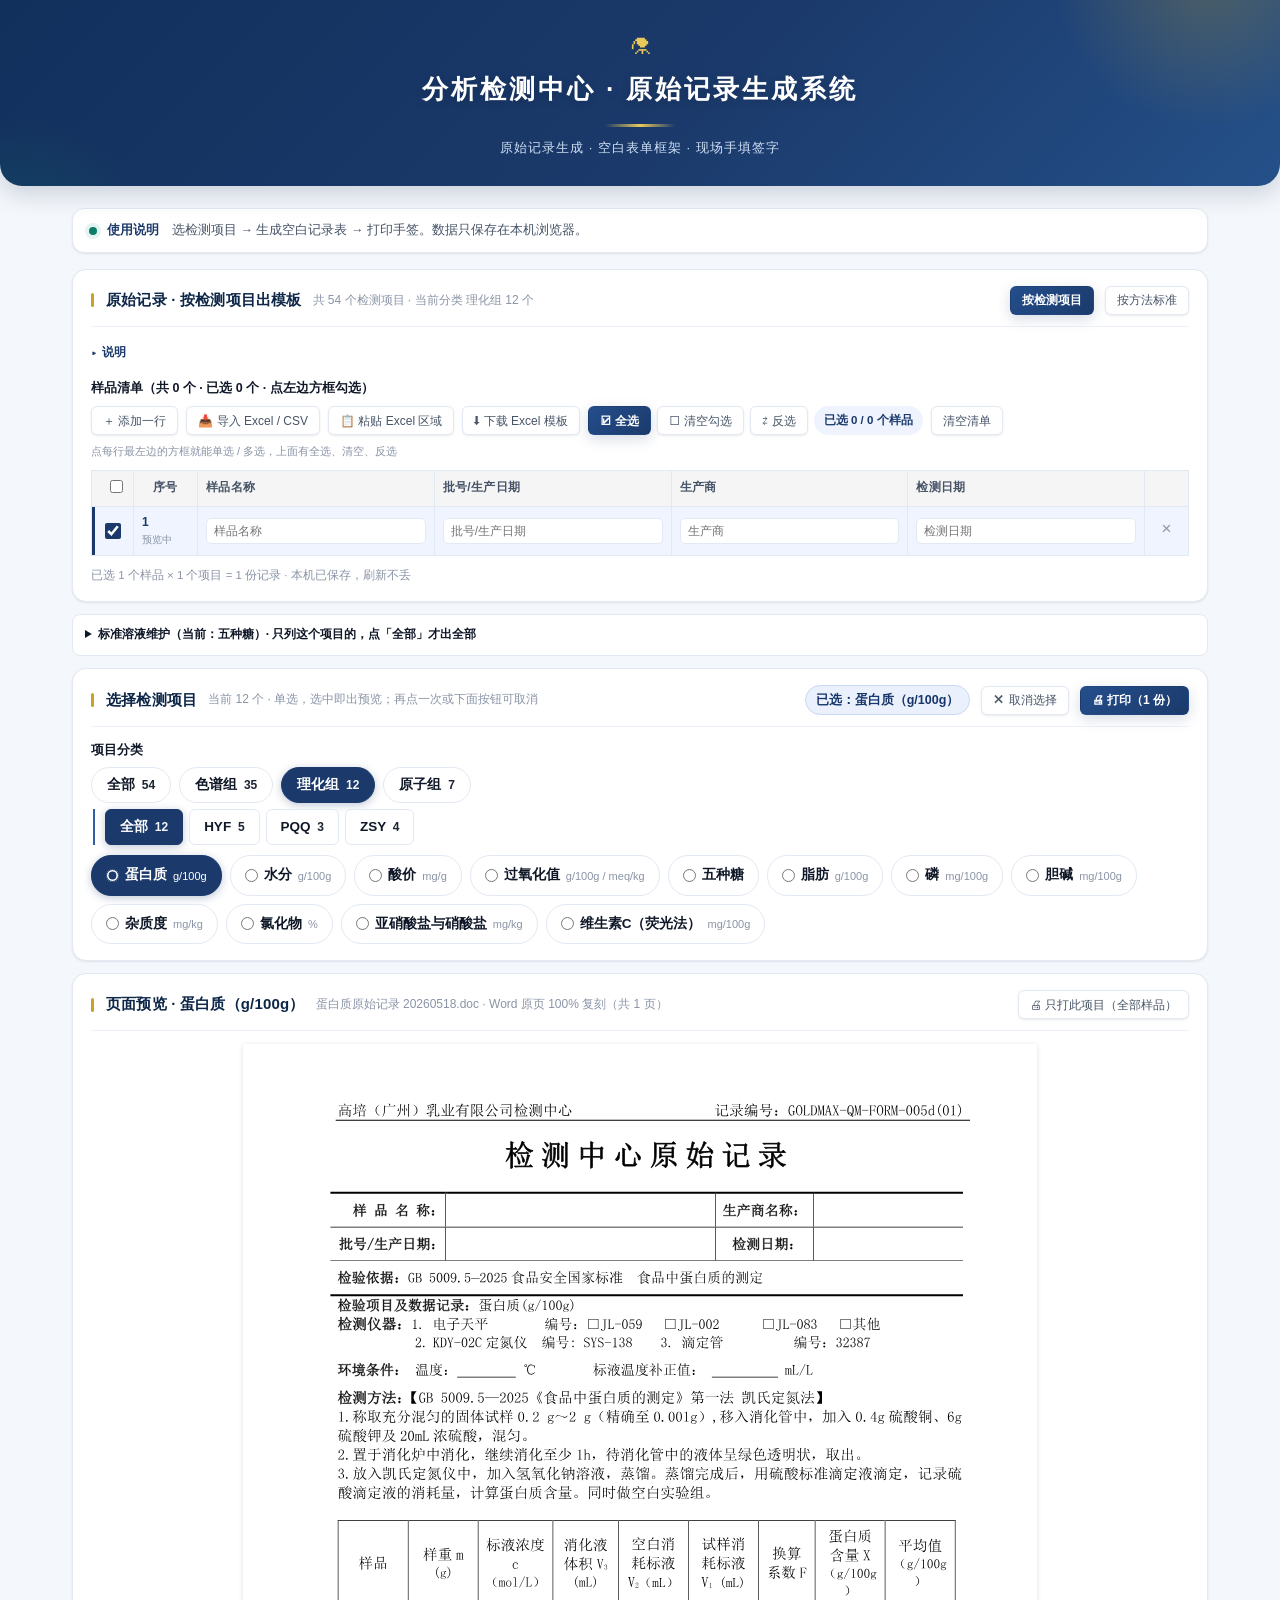
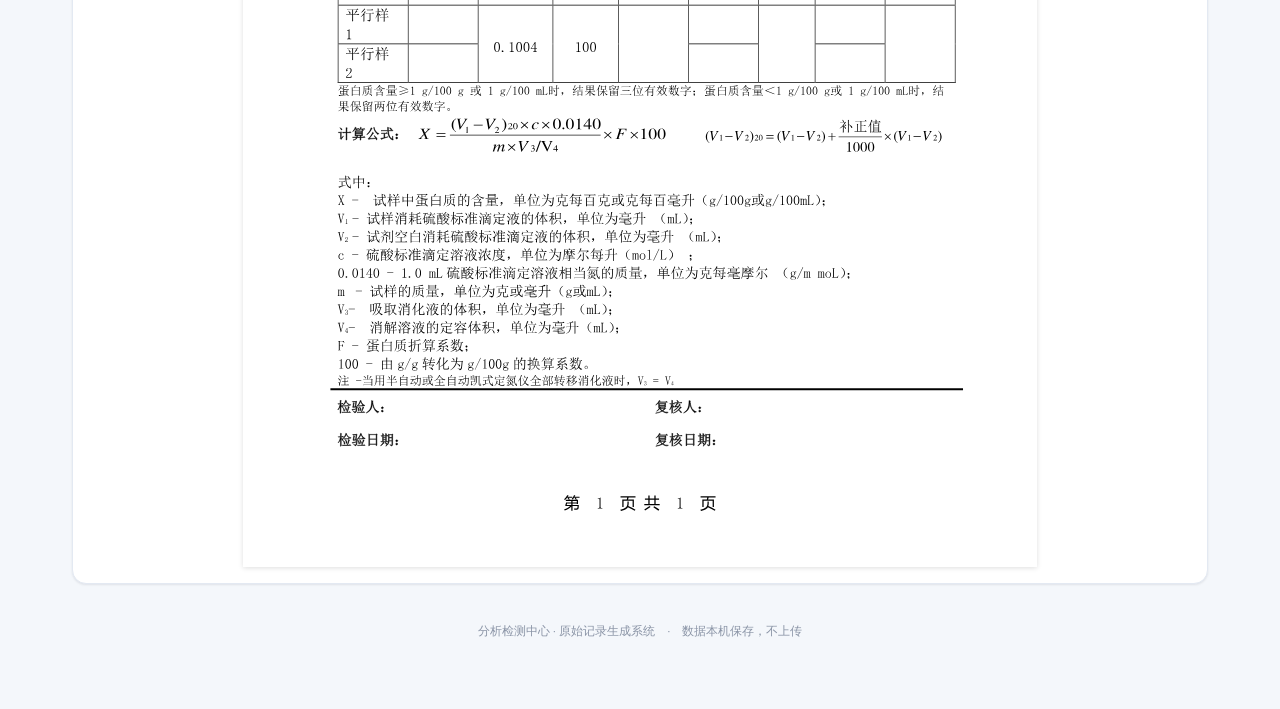
<file: index.html>
<!DOCTYPE html>
<html lang="zh-CN">
<head>
<meta charset="UTF-8">
<meta name="viewport" content="width=device-width,initial-scale=1">
<meta http-equiv="Cache-Control" content="no-cache, no-store, must-revalidate">
<meta http-equiv="Pragma" content="no-cache">
<meta http-equiv="Expires" content="0">
<title>分析检测中心 · 原始记录生成系统</title>
<link rel="stylesheet" href="theme.css?v=202611272200">
<style>
/* ===== 独立系统 · 分析检测中心 原始记录生成系统 =====
   本文件为独立入口：不含任何食品质量/标准管理系统的 HTML 结构或脚本。 */
*{box-sizing:border-box}
html,body{margin:0;padding:0;background:var(--bg);font-family:var(--font,-apple-system,"Segoe UI","PingFang SC","Microsoft YaHei",sans-serif);color:var(--ink,#1B2A44)}
/* 去掉旧系统那层全屏渐变：滚动时会浮到内容上方导致顶部发灰 */
body::before{display:none !important}
body{background:var(--bg) !important}
/* 顶部居中品牌头 */
.solo-hero{
  margin:0;padding:32px 24px 28px;text-align:center;
  background:linear-gradient(135deg,#12305c 0%,#1b3a6b 55%,#245089 100%);
  border-radius:0 0 22px 22px;color:#fff;position:relative;overflow:hidden;
  box-shadow:0 8px 24px rgba(16,40,78,.18);
}
.solo-hero:before,.solo-hero:after{content:"";position:absolute;border-radius:50%;pointer-events:none}
.solo-hero:before{width:320px;height:320px;right:-90px;top:-190px;background:radial-gradient(circle,rgba(201,162,39,.28),transparent 70%)}
.solo-hero:after{width:260px;height:260px;left:-110px;bottom:-190px;background:radial-gradient(circle,rgba(14,124,107,.25),transparent 70%)}
.solo-hero .mark{font-size:26px;line-height:1;margin-bottom:10px;color:#e8c95a;position:relative}
.solo-hero h1{margin:0;font-size:26px;font-weight:750;letter-spacing:3px;color:#fff;text-shadow:0 2px 10px rgba(0,0,0,.18);position:relative}
.solo-hero .rule{width:70px;height:3px;margin:13px auto 10px;border-radius:3px;background:linear-gradient(90deg,transparent,#e8c95a,transparent);position:relative}
.solo-hero p{margin:0;font-size:13px;letter-spacing:1px;color:#cfe0f5;position:relative}
.solo-wrap{max-width:1180px;margin:0 auto;padding:0 22px 60px}
.solo-tip{display:flex;align-items:center;gap:10px;margin:22px 0 16px;padding:11px 16px;border-radius:12px;
  background:#fff;border:1px solid var(--line);box-shadow:var(--sh-1);color:var(--ink2);font-size:12.5px}
.solo-tip b{color:var(--brand)}
.solo-tip .dot{flex:0 0 8px;width:8px;height:8px;border-radius:50%;background:var(--teal);box-shadow:0 0 0 4px var(--teal-soft)}
.solo-foot{text-align:center;color:var(--ink3);font-size:11.5px;padding:26px 12px 8px}
@media(max-width:700px){.solo-hero{padding:24px 16px 22px}.solo-hero h1{font-size:20px;letter-spacing:1px}.solo-wrap{padding:0 12px 40px}}
/* ===== 标签/项目按钮：加大字号、强化选中对比，字更清楚 ===== */
.lr-grouptab{font-size:13.5px !important;padding:7px 15px !important;font-weight:600;color:var(--ink)}
.lr-grouptab i{font-size:12px !important;opacity:.95 !important;font-weight:700}
.lr-grouptab.on{background:var(--brand) !important;color:#fff !important;font-weight:750 !important;
  box-shadow:0 2px 8px rgba(27,58,107,.28)}
.lr-chip{font-size:13.5px !important;padding:8px 14px !important;color:var(--ink)}
.lr-chip b{font-weight:650;color:var(--ink)}
.lr-chip.on{background:var(--brand) !important;border-color:var(--brand) !important;color:#fff !important;
  box-shadow:0 2px 8px rgba(27,58,107,.28)}
.lr-chip.on b,.lr-chip.on .muted{color:#fff !important}
.lr-soltab{font-size:13px !important;font-weight:600;color:var(--ink)}
.lr-soltab.on{font-weight:750 !important;box-shadow:0 2px 8px rgba(27,58,107,.28)}
/* 色谱组二级子组 GJ/MYZ/FLM…：同样加大、选中深蓝白字 */
.lr-subgroup{font-size:13.5px !important;padding:7px 14px !important;font-weight:600;color:var(--ink)}
.lr-subgroup i{font-size:12px !important;opacity:.95 !important;font-weight:700}
.lr-subgroup.on{background:var(--brand) !important;border-color:var(--brand) !important;
  color:#fff !important;font-weight:750 !important;box-shadow:0 2px 8px rgba(27,58,107,.28)}
.lr-subgroup.on i{color:#fff !important}
@media print{.solo-hero,.solo-tip,.solo-foot{display:none !important}}

/* ===== 居中弹窗：深墨蓝标题栏 + 金线 + ⚠（填错规则提醒 / 确认） ===== */
.lr-mask{position:fixed;inset:0;z-index:99999;display:flex;align-items:center;justify-content:center;
  padding:20px;background:rgba(9,23,45,.56);backdrop-filter:blur(3px);-webkit-backdrop-filter:blur(3px)}
.lr-dlg{width:min(560px,96vw);max-height:88vh;overflow:auto;background:#fff;border-radius:16px;
  box-shadow:0 30px 90px rgba(4,16,38,.42);border:1px solid #E3E9F2;animation:lrDlgIn .18s ease-out}
@keyframes lrDlgIn{from{opacity:0;transform:translateY(14px) scale(.97)}to{opacity:1;transform:none}}
.lr-dlg-h{display:flex;align-items:center;gap:12px;padding:18px 24px;
  background:linear-gradient(118deg,#0C2140,#1B3A6B);color:#fff;border-radius:16px 16px 0 0;border-bottom:3px solid var(--gold)}
.lr-dlg-ic{width:38px;height:38px;flex:0 0 38px;display:flex;align-items:center;justify-content:center;
  background:rgba(201,162,39,.18);border:1px solid rgba(201,162,39,.55);border-radius:50%;font-size:21px}
.lr-dlg-h h3{margin:0;font-size:17px;font-weight:750;letter-spacing:.3px}
.lr-dlg-h .lr-dlg-sub{font-size:12px;color:#B9CBE4;margin-top:2px}
.lr-dlg-b{padding:22px 26px 8px;font-size:15px;line-height:1.85;color:#233247}
.lr-dlg-lead{margin:0 0 14px;font-weight:650;color:#B45309}
.lr-dlg-list{margin:0 0 16px;padding:12px 16px;background:#FFFBEB;border:1px solid #FDE68A;border-radius:10px}
.lr-dlg-list ul{margin:0;padding-left:20px}.lr-dlg-list li{margin:3px 0;color:#78350F}
.lr-dlg-note{margin:0 0 10px;color:#475467}
.lr-dlg-q{margin:6px 0 0;font-weight:700;color:#0E2748}
.lr-dlg-rules{margin:0 0 16px;padding:14px 18px;background:#F0F7F4;border:1px solid #BFE3D8;border-radius:12px}
.lr-dlg-rules-t{font-weight:750;color:var(--teal,#0E7C6B);font-size:14px;margin-bottom:6px}
.lr-dlg-rules ul{margin:0;padding-left:20px;color:#1F4E44}.lr-dlg-rules li{margin:4px 0;font-size:14px}
.lr-dlg-f{display:flex;justify-content:flex-end;gap:12px;padding:16px 26px 22px}
.lr-dlg-btn{padding:10px 24px;border-radius:9px;font-family:inherit;font-size:15px;font-weight:700;cursor:pointer;border:1px solid transparent;transition:.15s}
.lr-dlg-btn.ok{background:linear-gradient(145deg,#1B3A6B,#0E2748);color:#fff;box-shadow:0 4px 12px rgba(14,39,72,.28)}
.lr-dlg-btn.ok:hover{filter:brightness(1.12);transform:translateY(-1px)}
.lr-dlg-btn.no{background:#EEF2F7;color:#344054;border-color:#D6DEE9}
.lr-dlg-btn.no:hover{background:#E3E9F2}
@media(max-width:480px){.lr-dlg-b{padding:18px 18px 6px;font-size:14px}.lr-dlg-f{padding:14px 18px 18px}}
</style>
</head>
<body>
<div class="solo-hero">
  <div class="mark">⚗</div>
  <h1>分析检测中心 · 原始记录生成系统</h1>
  <div class="rule"></div>
  <p>原始记录生成 · 空白表单框架 · 现场手填签字</p>
</div>
<div class="solo-wrap">
  <div class="solo-tip"><span class="dot"></span><span><b>使用说明</b>　选检测项目 → 生成空白记录表 → 打印手签。数据只保存在本机浏览器。</span></div>
  <div id="labBody"></div>
  <div class="solo-foot">分析检测中心 · 原始记录生成系统　·　数据本机保存，不上传</div>
</div>
<div id="dlgHost"></div>

<!-- ===== 生成器依赖脚本（与旧系统完全无关，纯数据 + 记录生成逻辑） ===== -->
<script>
/* 数据隔离：本站所有本机数据加 recapp: 前缀，与主站互不影响。
   试剂效期管理系统共享的 key 例外放行。 */
(function(){
  try{
    var P="recapp:", LS=window.localStorage, SHARE=/^reagentManager\./;
    function K(x){ return SHARE.test(String(x)) ? String(x) : P+x; }
    var g=LS.getItem.bind(LS), s=LS.setItem.bind(LS), r=LS.removeItem.bind(LS), k=LS.key.bind(LS);
    var lenGet=Object.getOwnPropertyDescriptor(Storage.prototype,"length").get;
    function mine(kk){ return !!kk && (kk.indexOf(P)===0 || SHARE.test(kk)); }
    LS.getItem=function(x){ return g(K(x)); };
    LS.setItem=function(x,v){ return s(K(x),v); };
    LS.removeItem=function(x){ return r(K(x)); };
    LS.key=function(i){
      var n=0;
      for(var j=0;j<lenGet.call(LS);j++){ var kk=k(j); if(mine(kk)){ if(n===i) return kk; n++; } }
      return null;
    };
    Object.defineProperty(LS,"length",{get:function(){
      var n=0; for(var j=0;j<lenGet.call(LS);j++){ if(mine(k(j))) n++; } return n;
    },configurable:true});
  }catch(e){}
})();
</script>
<script src="data.js?v=202611272200"></script>
<script src="guard.js?v=202611272200"></script>
<script src="store.js?v=202611272200"></script>
<script src="labdata.js?v=202611272200"></script>
<script src="labdata2.js?v=202611272200"></script>
<script src="labcost.js?v=202611272200"></script>
<script src="ledger.js?v=202611272200"></script>
<script src="labledger.js?v=202611272200"></script>
<script src="labrecord.js?v=202611272200"></script>
<script src="labpages.js?v=202611272200"></script>
<script src="labauth.js?v=202611272200"></script>
<script>
/* ===== 精简工具函数（仅生成器用到） ===== */
function escHtml(s){ return String(s).replace(/[&<>"]/g, c=>({"&":"&amp;","<":"&lt;",">":"&gt;",'"':"&quot;"}[c])); }
function esc(s){ return escHtml(s); }
function $(s){ return document.querySelector(s); }
function $$(s){ return [...document.querySelectorAll(s)]; }
let _dlgOnClose=null;
function dlg(opt){
  var host=$("#dlgHost"), kind=opt.kind||"info";
  var icon={danger:"🗑",warn:"⚠",info:"ℹ"}[kind]||"ℹ";
  host.innerHTML='<div class="mask" id="dlgMask"><div class="dlg '+kind+'" role="dialog" aria-modal="true">'+
    '<div class="dlg-h"><span class="ic">'+icon+'</span><div class="t">'+(opt.title||"")+'</div></div>'+
    '<div class="dlg-b">'+(opt.body||"")+'</div>'+
    (opt.fields?'<div class="dlg-b" style="padding-top:0">'+opt.fields+'</div>':'')+
    '<div class="dlg-f">'+(opt.buttons||[{t:"知道了",cls:"pri"}]).map(function(b,i){
      return '<button class="btn '+(b.cls||"")+'" data-i="'+i+'">'+b.t+'</button>';
    }).join("")+'</div></div></div>';
  var btns=[...host.querySelectorAll(".dlg-f button")];
  var close=function(v){ host.innerHTML=""; _dlgOnClose=null; if(opt.onClose) opt.onClose(v); };
  _dlgOnClose=close;
  btns.forEach(function(b,i){ b.onclick=function(){
    var def=(opt.buttons||[])[i]||{};
    if(def.val==="cancel"||def.val===false){ close(false); return; }
    if(opt.collect){
      var vals={}, bad=null;
      (opt.collect||[]).forEach(function(f){
        var el=host.querySelector(f.sel), v=el?el.value.trim():"";
        if(f.required && !v && !bad) bad=f;
        vals[f.name]=v;
      });
      if(bad){ toast(bad.msg||("请填写「"+bad.label+"」"),"warn"); return; }
      close(vals); return;
    }
    close(def.val===undefined?true:def.val);
  };});
  var mask=$("#dlgMask"); if(mask) mask.onclick=function(e){ if(e.target.id==="dlgMask") close(false); };
  var first=host.querySelector("input[type=text], select")||btns[btns.length-1];
  if(first) first.focus();
}
function toast(msg,kind){ dlg({kind:kind||"info",title:"提示",body:escHtml(msg)}); }
function downloadCsv(filename, rows){
  if(!rows||!rows.length){ toast("没有可导出的数据","warn"); return; }
  function q(v){
    var s=(v==null?"":String(v));
    var out=s.replace(/"/g,'""');
    if(/^[=+\-@\t\r]/.test(out)) out="'"+out;
    return '"'+out+'"';
  }
  var csv="\ufeff"+rows.map(function(r){return r.map(q).join(",");}).join("\r\n");
  var blob=new Blob([csv],{type:"text/csv;charset=utf-8"}), url=URL.createObjectURL(blob);
  var a=document.createElement("a"); a.href=url; a.download=filename;
  document.body.appendChild(a); a.click();
  setTimeout(function(){ document.body.removeChild(a); URL.revokeObjectURL(url); },200);
}
window.toast=toast; window.dlg=dlg; window.downloadCsv=downloadCsv;
window.esc=esc; window.escHtml=escHtml;
</script>
<script src="labbench.js?v=202611272200"></script>
<script>
/* 启动：只渲染原始记录生成器。标准溶液编辑保留负责人口令闸门。
   数据仅存本机；填错由各字段校验 + 规则弹窗提示。 */
(function(){
  function boot(){
    try{
      if(window.LAB){
        if(typeof LAB.render==="function") LAB.render();
        if(typeof LAB.go==="function") LAB.go("record");
      }
    }catch(e){}
  }
  if(document.readyState==="loading") document.addEventListener("DOMContentLoaded",boot);
  else boot();
})();
</script>
</body>
</html>
</file>
<file: theme.css>
/* ================================================================
   视觉重设计（2026-11-01）
   ================================================================
   用户：「界面太丑了，配色 风格 布局等等，我要好看 高大上的色彩」

   ---- 设计方向 ----
   配色：深墨蓝 + 翡翠金（实验室/质量体系场景，专业稳重又不沉闷）
     · 主色    #1B3A6B  深墨蓝 —— 侧栏、页头、品牌区
     · 强调色  #C9A227  翡翠金 —— 高亮数字、关键指标、选中态
     · 辅助    #0E7C6B  墨玉青 —— 次级强调、通过/合格
     · 底色    #F7F9FC  冷调浅灰蓝（不是纯白，纯白显廉价）
     · 卡片    #FFFFFF + 极淡阴影 + 1px 冷灰描边

   风格：
     · 大圆角（14px）+ 柔和多层阴影 → 高级感主要来自这里
     · 侧栏深色，形成「工作台」包围感
     · KPI 卡片左上角一道品牌色竖条 + 大数字
     · 表格行高、留白、字重全部重新调
     · 徽标用渐变，不用纯色块

   布局：
     · 侧栏 244 → 260px，深底
     · 内容区最大宽度 + 居中留白
     · 卡片间距统一

   ★ 全部用 CSS 变量驱动，改一处全站生效 ★
   ================================================================ */

/* ================================================================
   ① 配色系统
   ================================================================ */
:root{
  /* —— 底色与面 —— */
  --bg:#F4F7FB;
  --bg-grad:radial-gradient(1200px 600px at 12% -8%, #EAF1FA 0%, rgba(234,241,250,0) 62%),
            radial-gradient(900px 500px at 92% 0%, #F0F7F4 0%, rgba(240,247,244,0) 58%);
  --panel:#FFFFFF;
  --panel-2:#FAFCFE;
  --line:#E3E9F2;
  --line2:#EEF2F8;

  /* —— 文字 —— */
  --ink:#101828;
  --ink2:#475467;
  --ink3:#8A94A6;

  /* —— 品牌：深墨蓝 —— */
  --brand:#1B3A6B;
  --brand-2:#244E8C;
  --brand-3:#315FA6;
  --brand-soft:#EAF1FA;
  --brand-ink:#0E2748;

  /* —— 强调：翡翠金 —— */
  --gold:#C9A227;
  --gold-2:#B08D1C;
  --gold-soft:#FBF4DE;
  --gold-ink:#6B5510;

  /* —— 辅助：墨玉青 —— */
  --teal:#0E7C6B;
  --teal-soft:#E4F4F0;
  --teal-ink:#085246;

  /* —— 语义色 —— */
  --high:#C8332A;   --high-soft:#FDECEA;  --high-ink:#8E211A;
  --mid:#B7791F;    --mid-soft:#FDF3E0;   --mid-ink:#7A5211;
  --low:#1F7A55;    --low-soft:#E5F4EC;   --low-ink:#12583C;

  /* —— 圆角 —— */
  --radius:14px;
  --radius-sm:9px;
  --radius-xs:6px;

  /* —— 阴影（多层叠加才有高级感）—— */
  --sh-1:0 1px 2px rgba(16,24,40,.04), 0 1px 3px rgba(16,24,40,.05);
  --sh-2:0 2px 4px rgba(16,24,40,.04), 0 6px 16px rgba(16,24,40,.07);
  --sh-3:0 8px 20px rgba(16,24,40,.08), 0 18px 44px rgba(16,24,40,.08);
  --sh-brand:0 4px 14px rgba(27,58,107,.18);

  /* —— 布局 —— */
  --side-w:258px;
  --gap:16px;
}

/* ================================================================
   ② 基础
   ================================================================ */
body{
  font-family:-apple-system,BlinkMacSystemFont,"Segoe UI","Microsoft YaHei","PingFang SC",sans-serif;
  background:var(--bg);color:var(--ink);font-size:14px;line-height:1.65;
  -webkit-font-smoothing:antialiased;-moz-osx-font-smoothing:grayscale;
}
body::before{
  content:"";position:fixed;inset:0;background:var(--bg-grad);pointer-events:none;z-index:0;
}
.app{position:relative;z-index:1}
a{color:var(--brand-3);text-decoration:none;transition:color .15s}
a:hover{color:var(--brand);text-decoration:none}
::selection{background:var(--gold-soft);color:var(--gold-ink)}

/* 滚动条 */
::-webkit-scrollbar{width:10px;height:10px}
::-webkit-scrollbar-track{background:transparent}
::-webkit-scrollbar-thumb{background:#CFD8E4;border-radius:6px;border:2px solid transparent;background-clip:padding-box}
::-webkit-scrollbar-thumb:hover{background:#B6C2D2;background-clip:padding-box;border:2px solid transparent}

/* ================================================================
   ③ 侧栏：深墨蓝底
   ================================================================ */
.side{
  width:var(--side-w);flex-shrink:0;
  background:linear-gradient(180deg,#16325C 0%,#122A4E 52%,#0F2444 100%);
  border-right:1px solid #0C1F3C;
  display:flex;flex-direction:column;position:sticky;top:0;height:100vh;
  box-shadow:2px 0 18px rgba(12,31,60,.10);
}
.brand{
  padding:20px 20px 16px;border-bottom:1px solid rgba(255,255,255,.07);
  flex-shrink:0;
}
.brand h1{
  font-size:15.5px;font-weight:700;color:#F0F5FC;letter-spacing:.2px;line-height:1.45;margin:0;
  text-shadow:0 1px 2px rgba(0,0,0,.2);
}
.nav{flex:1;overflow-y:auto;padding:12px 12px 20px}
.nav::-webkit-scrollbar-thumb{background:rgba(255,255,255,.14);background-clip:padding-box;border:2px solid transparent}
.nav::-webkit-scrollbar-thumb:hover{background:rgba(255,255,255,.22);background-clip:padding-box;border:2px solid transparent}

.nav-label{
  font-size:10.5px;font-weight:700;letter-spacing:1.3px;color:rgba(180,205,240,.52);
  padding:16px 10px 7px;text-transform:uppercase;
}
.nav-label:first-child{padding-top:4px}

.nav a{
  display:flex;align-items:center;gap:9px;
  padding:8px 10px;margin-bottom:2px;border-radius:var(--radius-sm);
  color:#C3D3EA;font-size:13.2px;font-weight:500;
  transition:background .16s,color .16s,transform .16s;
  position:relative;
}
.nav a:hover{
  background:rgba(255,255,255,.075);color:#F0F6FF;text-decoration:none;
  transform:translateX(2px);
}
.nav a.on{
  background:linear-gradient(100deg,rgba(201,162,39,.22),rgba(201,162,39,.07));
  color:#FFF;font-weight:600;
  box-shadow:inset 0 0 0 1px rgba(201,162,39,.26), 0 2px 10px rgba(0,0,0,.14);
}
.nav a.on::before{
  content:"";position:absolute;left:-12px;top:50%;transform:translateY(-50%);
  width:3px;height:19px;border-radius:0 3px 3px 0;background:var(--gold);
  box-shadow:0 0 10px rgba(201,162,39,.6);
}
.nav a .ic{
  font-size:14.5px;width:20px;text-align:center;flex-shrink:0;opacity:.92;
  filter:saturate(.9);
}
.nav a.on .ic{opacity:1;filter:none}
.nav a .tx{flex:1;min-width:0;white-space:nowrap;overflow:hidden;text-overflow:ellipsis}
/* ★ 侧栏徽标（2026-11-03 用户反馈：「选择都看不到这个数字了」）★
   现象：徽标内联 background:var(--brand)（深蓝底）+ theme.css 的浅色字
        → 浅字压深底，数字糊成一团看不见。
   修法：**只改数字颜色**（用户要求，背景不动）——
        内联 style 里加 color:#fff，但 CSS 规则优先级高于内联样式，
        所以这里用 !important 把文字色钉死成白/深色。
        选中态用深绿字压金底，对比清楚。 */
.nav a .badge{
  font-size:10.5px;font-weight:700;padding:1.5px 7px;border-radius:20px;
  background:rgba(255,255,255,.12);color:#CFE0F5;flex-shrink:0;line-height:1.5;
}
.nav a .badge{color:#fff!important}
.nav a.on .badge{background:var(--gold)!important;color:#1F2A16!important;box-shadow:0 1px 4px rgba(0,0,0,.25)}

/* ================================================================
   ④ 主区与页头
   ================================================================ */
.main{flex:1;min-width:0;display:flex;flex-direction:column}

/* ★ 顶栏（2026-11-02 用户截图标注 + 「滚动头牌不动太占空间」反馈）★
   结构：一级标题（品牌头）正常流随页面滚走 → 二级标题行吸顶。
   → 滚动时只占 52px（原来两行都吸顶是 128px，省 76px）
   → 而且**零布局位移**：品牌头滚走是正常的文档流滚动，
     不像「滚动时折叠顶栏」那样把下方内容整体上移 76px
     （会让用户正在输入时页面猛跳一下，实测滚动位移 77px）。 */

/* 二级标题行：吸顶 */
.top{
  /* ★ 2026-11-08「电脑网页版有些字看不全」：
     半透明 + 毛玻璃会让滚到顶栏下方的内容透出半行模糊字。改纯色不透明。 */
  background:var(--panel);
  border-bottom:1px solid var(--line);
  padding:9px 30px;display:flex;align-items:center;gap:18px;
  position:sticky;top:0;z-index:20;box-shadow:0 1px 3px rgba(16,24,40,.03);
}
/* 窄屏补一个系统名小标识（侧栏在窄屏收进抽屉，看不到系统名了） */
.mbrand{
  display:none;font-size:12px;color:var(--ink3);letter-spacing:.3px;
  white-space:nowrap;overflow:hidden;text-overflow:ellipsis;min-width:0;
}
@media(max-width:900px){
  .mbrand{display:block;max-width:40vw}
}
.top h2{
  font-size:17px;font-weight:700;color:var(--brand-ink);letter-spacing:.2px;margin:0;
  position:relative;padding-left:12px;
}
.top h2::before{
  content:"";position:absolute;left:0;top:50%;transform:translateY(-50%);
  width:3.5px;height:17px;border-radius:2px;background:linear-gradient(180deg,var(--gold),var(--brand-3));
}
.top .sp{flex:1}

.search{
  display:flex;align-items:center;gap:7px;
  background:var(--panel-2);border:1px solid var(--line);
  border-radius:20px;padding:5px 14px;width:290px;
  transition:border-color .16s,box-shadow .16s,background .16s;
}
.search:focus-within{
  border-color:var(--brand-3);background:#fff;
  box-shadow:0 0 0 3px rgba(49,95,166,.10);
}
.search input{border:0;background:transparent;outline:none;font-size:13px;width:100%;font-family:inherit;color:var(--ink)}
.search input::placeholder{color:var(--ink3)}

/* 品牌头（2026-11-02 顶栏重排）
   ★ 用户要求「品牌头放中间」→ logo + 系统名 + 副标题 整组水平居中 ★
   用 flex + justify-content:center 实现；
   .tt 内部左对齐（标题与副标题左对齐更好看），但整组在页面正中。
   ★ 它**不吸顶**，随页面自然滚走（滚走才不占空间，且零布局位移）。 */
.topbrand{
  display:flex;align-items:center;justify-content:center;gap:14px;
  padding:12px 24px 10px;
  background:linear-gradient(180deg,rgba(255,255,255,.55),rgba(255,255,255,0));
  border-bottom:1px dashed var(--line2);
}
.topbrand .logo{
  font-size:21px;width:38px;height:38px;border-radius:12px;
  display:flex;align-items:center;justify-content:center;
  background:linear-gradient(140deg,var(--brand-3),var(--brand));
  box-shadow:0 6px 18px rgba(27,58,107,.26), inset 0 1px 0 rgba(255,255,255,.20);
  flex-shrink:0;
}
.topbrand .tt{text-align:left}
.topbrand .tt-sub{
  font-size:11.5px;color:var(--ink3);letter-spacing:.6px;margin-top:1px;
}
.topbrand h1{
  margin:0;font-size:19px;font-weight:700;letter-spacing:1.1px;
  background:linear-gradient(96deg,var(--brand-ink) 0%,var(--brand-3) 46%,var(--gold-2) 108%);
  -webkit-background-clip:text;background-clip:text;-webkit-text-fill-color:transparent;
}

/* ================================================================
   ⑤ 按钮
   ================================================================ */
.btn{
  border:1px solid var(--line);background:var(--panel);color:var(--ink2);
  padding:7px 15px;border-radius:var(--radius-sm);
  font-size:13px;font-family:inherit;cursor:pointer;font-weight:500;
  transition:all .16s;white-space:nowrap;line-height:1.5;
  box-shadow:var(--sh-1);
}
.btn:hover{
  border-color:#C6D2E2;color:var(--brand);background:#FCFDFF;
  box-shadow:var(--sh-2);transform:translateY(-1px);
}
.btn:active{transform:translateY(0);box-shadow:var(--sh-1)}
.btn.pri{
  background:linear-gradient(140deg,var(--brand-2),var(--brand));
  color:#fff;border-color:transparent;box-shadow:var(--sh-brand);font-weight:600;
}
.btn.pri:hover{
  background:linear-gradient(140deg,var(--brand-3),var(--brand-2));
  color:#fff;box-shadow:0 7px 20px rgba(27,58,107,.26);transform:translateY(-1px);
}
.btn.sm{padding:4.5px 11px;font-size:12px;border-radius:var(--radius-xs)}
.btn.xs{padding:2px 7px;font-size:11px;border-radius:var(--radius-xs)}
.btn.danger{background:var(--high);color:#fff;border-color:transparent}
.btn.danger:hover{background:#A82A22;color:#fff}
.btn.ok{background:var(--low);color:#fff;border-color:transparent}

/* ================================================================
   ⑥ 卡片
   ================================================================ */
.card{
  background:var(--panel);border:1px solid var(--line);
  border-radius:var(--radius);padding:16px 18px;margin-bottom:var(--gap);
  box-shadow:var(--sh-1);
  transition:box-shadow .2s,border-color .2s;
}
.card:hover{box-shadow:var(--sh-2);border-color:#DAE3EF}
.card-h{
  display:flex;align-items:center;gap:11px;margin-bottom:13px;
  padding-bottom:11px;border-bottom:1px solid var(--line2);
}
.card-h h3{
  margin:0;font-size:15px;font-weight:700;color:var(--brand-ink);letter-spacing:.2px;
  position:relative;padding-left:15px;
}
.card-h h3::before{
  content:"";position:absolute;left:0;top:50%;transform:translateY(-50%);
  width:3px;height:14px;border-radius:2px;background:var(--gold);
}
.card-h .muted{font-size:12px;color:var(--ink3)}
.card-h .sp{flex:1}
.card.empty{
  text-align:center;color:var(--ink3);padding:34px 20px;font-size:13px;
  border-style:dashed;background:var(--panel-2);box-shadow:none;
}

/* ================================================================
   ⑦ KPI 卡片
   ================================================================ */
.kpi{
  background:var(--panel);border:1px solid var(--line);border-radius:var(--radius);
  padding:15px 17px;margin-bottom:var(--gap);position:relative;overflow:hidden;
  box-shadow:var(--sh-1);transition:box-shadow .2s,transform .2s;
}
.kpi:hover{box-shadow:var(--sh-2);transform:translateY(-2px)}
.kpi::before{
  content:"";position:absolute;left:0;top:0;bottom:0;width:3.5px;
  background:linear-gradient(180deg,var(--brand-3),var(--brand));
}
.kpi.hi::before{background:linear-gradient(180deg,var(--high),#9E2A22)}
.kpi .k{font-size:11.5px;color:var(--ink3);font-weight:600;letter-spacing:.4px;margin-bottom:4px}
.kpi .v{
  font-size:30px;font-weight:700;color:var(--brand-ink);line-height:1.1;
  font-variant-numeric:tabular-nums;letter-spacing:-1px;
}
.kpi .v span{font-weight:600}
.kpi.hi .v{color:var(--high)}
.kpi .d{font-size:11.5px;color:var(--ink3);margin-top:4px;line-height:1.5}

/* KPI 右上角的水印序号 —— 高级感的小细节 */
.kpi::after{
  content:"";position:absolute;right:-26px;top:-26px;width:78px;height:78px;
  border-radius:50%;background:radial-gradient(circle,rgba(27,58,107,.055),rgba(27,58,107,0) 68%);
  pointer-events:none;
}
.kpi.hi::after{background:radial-gradient(circle,rgba(200,51,42,.07),rgba(200,51,42,0) 68%)}

/* ★ warn 档（勘误/修改单提醒）★
   橙色 —— 介于 hi(红) 和普通(蓝) 之间：
   勘误/修改单比"要动手"的紧急度低（改的是表述，不是限值），
   但又比普通统计重要（按标准号监控发现不了）。
   用 mid 橙，深橙字，浅橙底，四档配色里已有的第三档。 */
.kpi.warn::before{background:linear-gradient(180deg,#D98A2B,var(--mid))}
.kpi.warn::after{background:radial-gradient(circle,rgba(183,121,31,.07),rgba(183,121,31,0) 68%)}
.kpi.warn .v{color:var(--mid-ink)}
.kpi.warn .k{color:var(--mid-ink);opacity:.85}

/* ★ 可点击直达的 KPI 卡片（2026-11-07）★
   角标只在悬停/键盘聚焦时出现，静态版式一点不变。 */
.kpi.jump{cursor:pointer}
.kpi.jump:focus-visible{outline:2px solid var(--brand);outline-offset:2px}
.kpi.jump .go{
  position:absolute;right:11px;top:10px;z-index:1;
  font-size:10.5px;font-weight:600;color:var(--brand);
  opacity:.5;transition:opacity .18s;pointer-events:none;
}
.kpi.jump:hover .go,.kpi.jump:focus-visible .go{opacity:1}
.kpi.warn.jump .go{color:var(--mid-ink)}
.kpi.hi.jump .go{color:var(--high)}
/* 近 20 天勘误/修改单提醒：每条一行，跟换版黄框同一套紧凑排版 */
.erata-line{margin:3px 0;font-size:12.5px;line-height:1.7;overflow-wrap:anywhere}
.erata-line a{color:var(--brand);text-decoration:none}
/* 2026-11-07：勘误提醒里的标准全称（完整显示，不截断） */
.erata-name{color:var(--ink2);font-weight:600;overflow-wrap:anywhere}
/* 2026-11-07：KPI 标题里的口径备注，跟主标题同色、弱一档 */
.kpi .k .knote{font-size:10.5px;font-weight:600;letter-spacing:0;color:currentColor;
  opacity:.72;white-space:normal;overflow-wrap:anywhere}
.erata-line a:hover{text-decoration:underline}

/* ================================================================
   ⑧ 网格
   ================================================================ */
.grid{display:grid;gap:var(--gap)}
.grid.g2{grid-template-columns:repeat(2,minmax(0,1fr))}
.grid.g3{grid-template-columns:repeat(3,minmax(0,1fr))}
.grid.g4{grid-template-columns:repeat(4,minmax(0,1fr))}
/* ★ g5：KPI 区现在是 5 格（多了「20 天内勘误/修改单」）★
   用户 2026-11-05：「这个排一行 不要每个一行」
   → **始终 5 列横排**，任何宽度都不折行。
   窄屏时每格会变窄，靠下面三条撑住可读性：
     · 数字用 clamp() 随宽度缩放（不撑破格子）
     · 说明文字允许换行（最多两行）
     · 格子用 minmax(0,1fr) 防止内容把列撑开
   之前按 1400/1200/860 逐级降列，在窄窗口下变成一列竖排，
   5 张卡把首页顶掉一大屏 —— 用户明确要求改掉。 */
.grid.g5{grid-template-columns:repeat(5,minmax(0,1fr))}
.grid.g5 .kpi{padding:13px 14px}
.grid.g5 .kpi .k{font-size:11px;letter-spacing:0}
.grid.g5 .kpi .v{font-size:clamp(20px,2.1vw,30px);letter-spacing:-.6px}
.grid.g5 .kpi .d{font-size:11px;line-height:1.45;overflow-wrap:anywhere}
@media(max-width:1200px){.grid.g4{grid-template-columns:repeat(2,minmax(0,1fr))}}
@media(max-width:860px){
  .grid.g2,.grid.g3,.grid.g4{grid-template-columns:1fr}
}

/* ================================================================
   ⑨ 标签 / 徽标
   ================================================================ */
.tag{
  display:inline-block;font-size:11px;font-weight:600;padding:2px 9px;border-radius:20px;
  line-height:1.6;white-space:nowrap;letter-spacing:.2px;
}
.tag.t-high{background:var(--high-soft);color:var(--high-ink)}
.tag.t-mid{background:var(--mid-soft);color:var(--mid-ink)}
.tag.t-low{background:var(--low-soft);color:var(--low-ink)}
.tag.t-gray{background:#EEF2F7;color:var(--ink2)}
.tag.t-soon{background:var(--brand-soft);color:var(--brand-ink)}
.tag.t-cur{background:var(--gold-soft);color:var(--gold-ink)}
.tag.t-white{background:rgba(255,255,255,.16);color:#E6EEF9}

.pill{
  display:inline-block;font-size:11.5px;padding:2px 10px;border-radius:20px;
  background:var(--brand-soft);color:var(--brand-ink);font-weight:600;white-space:nowrap;
}

/* ================================================================
   ⑩ 表格
   ================================================================ */
table{width:100%;border-collapse:collapse}
th{
  text-align:left;font-size:11.5px;font-weight:700;color:var(--ink2);
  padding:10px 11px;border-bottom:1.5px solid var(--line);
  background:var(--panel-2);white-space:nowrap;letter-spacing:.3px;
  position:sticky;top:0;z-index:1;
}
td{padding:9px 11px;border-bottom:1px solid var(--line2);vertical-align:top;font-size:13px}
tbody tr{transition:background .14s}
tbody tr:hover{background:#FAFCFF}
tbody tr.grouprow td{
  background:linear-gradient(90deg,var(--brand-soft),rgba(234,241,250,0));
  font-weight:700;color:var(--brand-ink);font-size:12.5px;letter-spacing:.3px;
  padding:7px 12px;
}
tbody tr.rowlink{cursor:pointer}
tbody tr.bad td{background:rgba(200,51,42,.04)}
tbody tr.warn td{background:rgba(183,121,31,.05)}
.no{font-family:ui-monospace,SFMono-Regular,Consolas,monospace;font-size:12.5px;color:var(--brand-ink);font-weight:600}
.mono{font-family:ui-monospace,SFMono-Regular,Consolas,monospace}
.num{text-align:right;font-variant-numeric:tabular-nums}
.twrap{overflow-x:auto}

/* ================================================================
   ⑪ 提醒条
   ================================================================ */
.notice{
  display:flex;gap:11px;align-items:flex-start;
  background:linear-gradient(100deg,var(--brand-soft),rgba(234,241,250,.35));
  border:1px solid #D4E1F3;border-left:3.5px solid var(--brand-3);
  border-radius:var(--radius-sm);padding:13px 16px;margin-bottom:var(--gap);
  font-size:13px;line-height:1.75;color:var(--ink2);
}
.notice > span:first-child{font-size:16px;flex-shrink:0;line-height:1.4}
.notice b{color:var(--brand-ink);font-weight:700}
.notice.warn{
  background:linear-gradient(100deg,var(--mid-soft),rgba(253,243,224,.35));
  border-color:#F0DFC0;border-left-color:var(--mid);
}
.notice.warn b{color:var(--mid-ink)}
.notice.danger{
  background:linear-gradient(100deg,var(--high-soft),rgba(253,236,234,.35));
  border-color:#F5CFCB;border-left-color:var(--high);
}
.notice.danger b{color:var(--high-ink)}

/* ================================================================
   ⑫ 提醒卡片（alert）
   ================================================================ */
.alert{
  background:var(--panel);border:1px solid var(--line);
  border-radius:var(--radius);padding:14px 16px;margin-bottom:11px;
  box-shadow:var(--sh-1);transition:box-shadow .18s,transform .18s;
}
.alert:hover{box-shadow:var(--sh-2);transform:translateX(2px)}
.alert.a-high{border-left:3.5px solid var(--high)}
.alert.a-mid{border-left:3.5px solid var(--mid)}
.alert.a-low{border-left:3.5px solid var(--low)}
.alert .h{display:flex;align-items:flex-start;gap:10px;margin-bottom:7px}
.alert .h .t{font-weight:700;font-size:14px;flex:1;line-height:1.55;color:var(--ink)}
.alert .kv{font-size:13px;color:var(--ink2);margin:5px 0;line-height:1.7}
.alert .why,.alert .act{
  font-size:12.5px;color:var(--ink2);margin-top:9px;
  padding:9px 12px;border-radius:var(--radius-xs);background:var(--panel-2);
  border:1px solid var(--line2);line-height:1.75;
}
.alert .why{background:var(--gold-soft);border-color:#EFE3BE}
.alert .why .lb,.alert .act .lb{
  display:block;font-size:11px;font-weight:700;color:var(--ink3);
  letter-spacing:.5px;margin-bottom:4px;
}
.alert .act ul{margin:0;padding-left:19px}
.alert .act li{margin-bottom:3px}
.alert .foot{
  display:flex;align-items:center;gap:9px;margin-top:11px;
  padding-top:10px;border-top:1px solid var(--line2);font-size:12px;flex-wrap:wrap;
}
.alert .foot .sp{flex:1}
.alert.is-done{opacity:.6;background:#F6FAF8;border-left-color:var(--low)!important}
.alert.is-done .h .t{text-decoration:line-through;text-decoration-color:var(--ink3)}
.alert.is-snoozed{opacity:.72}
.alert.is-snoozed .h .t{font-style:italic}

/* ================================================================
   ⑬ 页签 / 筛选
   ================================================================ */
.tabs{display:flex;gap:3px 4px;margin-bottom:var(--gap);flex-wrap:wrap;
  background:var(--panel);padding:6px;border-radius:var(--radius);
  border:1px solid var(--line);box-shadow:var(--sh-1)}
/* ★ 老代码用的是 .tabs button（不是 .tab）—— 两套选择器都要覆盖，
     否则有的页签变了样式、有的没变（实测「全部 16」被压扁）。 */
.tabs button{
  border:0;background:transparent;padding:6.5px 14px;border-radius:var(--radius-sm);
  font-size:13px;font-family:inherit;color:var(--ink2);cursor:pointer;font-weight:500;
  transition:all .16s;white-space:nowrap;flex:0 0 auto;line-height:1.6;
}
.tabs button:hover{background:var(--panel-2);color:var(--brand)}
.tabs button.on{
  background:linear-gradient(140deg,var(--brand-2),var(--brand));color:#fff;font-weight:600;
  box-shadow:0 3px 10px rgba(27,58,107,.22);
}
.tab{
  border:0;background:transparent;padding:6.5px 15px;border-radius:var(--radius-sm);
  font-size:13px;font-family:inherit;color:var(--ink2);cursor:pointer;font-weight:500;
  transition:all .16s;white-space:nowrap;flex:0 0 auto;line-height:1.6;
}
.tab:hover{background:var(--panel-2);color:var(--brand)}
.tab.on{
  background:linear-gradient(140deg,var(--brand-2),var(--brand));color:#fff;font-weight:600;
  box-shadow:0 3px 10px rgba(27,58,107,.22);
}
/* ★ 通则引用标准的分组页签：一眼看全所有分组 ★
   用户 2026-11-05：「一行不行就两行 两行不行就三行 我要一眼就看到」
   → **绝不横向滚动**（滚动的确一眼看不全），宁可折成两行三行。
   做法：flex-wrap:wrap（默认折行）+ 字号/内边距压紧，
        尽量在常见宽度下折得少一点。 */
.ref-tabs{
  flex-wrap:wrap;row-gap:4px;column-gap:4px;
}
.ref-tabs .tab{flex:0 0 auto}

.tabs .cnt,.tab .cnt{
  font-size:10.5px;background:rgba(0,0,0,.06);padding:0 6px;border-radius:10px;
  margin-left:4px;font-variant-numeric:tabular-nums;font-weight:600;
}
.tabs button.on .cnt,.tab.on .cnt{background:rgba(255,255,255,.22);color:#fff}

.chips{display:flex;gap:6px;flex-wrap:wrap;align-items:center}
.chip{
  border:1px solid var(--line);background:var(--panel);color:var(--ink2);
  padding:4px 12px;border-radius:20px;font-size:12.5px;cursor:pointer;
  font-family:inherit;transition:all .16s;display:inline-flex;align-items:center;gap:5px;
}
.chip:hover{border-color:#C6D2E2;color:var(--brand);background:#FCFDFF}
.chip.on{
  background:linear-gradient(140deg,var(--brand-2),var(--brand));color:#fff;border-color:transparent;
  font-weight:600;box-shadow:0 3px 10px rgba(27,58,107,.20);
}
.chip .cnt{
  font-size:10.5px;background:rgba(0,0,0,.06);padding:0 6px;border-radius:10px;
  font-variant-numeric:tabular-nums;
}
.chip.on .cnt{background:rgba(255,255,255,.22)}

/* ================================================================
   ⑭ 面板 / 抽屉
   ================================================================ */
.dlg{
  background:var(--panel);border-radius:16px;max-width:560px;width:92vw;
  box-shadow:var(--sh-3);overflow:hidden;border:1px solid var(--line);
}
.dlg .dlg-h{
  display:flex;align-items:center;gap:11px;padding:16px 20px;
  border-bottom:1px solid var(--line2);background:var(--panel-2);
}
.dlg .dlg-h .ic{font-size:17px}
.dlg .dlg-h .t{font-size:15px;font-weight:700;color:var(--brand-ink)}
.dlg .dlg-b{padding:17px 20px;font-size:13.5px;line-height:1.8;color:var(--ink2)}
.dlg .dlg-b ul{margin:8px 0;padding-left:20px}
.dlg .dlg-b li{margin-bottom:5px}
.dlg .dlg-f{
  display:flex;justify-content:flex-end;gap:9px;padding:13px 20px;
  border-top:1px solid var(--line2);background:var(--panel-2);
}
.mask{position:fixed;inset:0;background:rgba(12,26,48,.42);backdrop-filter:blur(3px);
  display:flex;align-items:center;justify-content:center;z-index:100}

/* ================================================================
   ⑮ 分隔与通用
   ================================================================ */
.hr{height:1px;background:var(--line2);margin:14px 0;border:0}
.muted{color:var(--ink3)}
.sp{flex:1}
.flex{display:flex;align-items:center}
.grid2{display:grid;gap:8px}
.kv{font-size:12.5px;color:var(--ink2)}
.sub-box{
  background:var(--panel);border:1px solid var(--line);border-radius:var(--radius);
  padding:14px 15px;margin-bottom:var(--gap);box-shadow:var(--sh-1);
}
.sub-box .hd{display:flex;align-items:center;gap:9px;margin-bottom:11px}
.sub-box .hd h4{margin:0;font-size:13.5px;font-weight:700;color:var(--brand-ink)}
.sub-box .chk{display:flex;gap:9px;align-items:flex-start;padding:6px 0;cursor:pointer}
.sub-box .chk input{width:15px;height:15px;margin-top:3px;accent-color:var(--brand);flex-shrink:0}
.sub-box .chk .nm{font-size:13px}
.sub-box .chk.off .nm{color:var(--ink3);text-decoration:line-through}

/* ================================================================
   ⑯ 徽标与彩色标签（方法/工具卡）
   ================================================================ */
.qmcard,.rdcard{
  background:var(--panel);border:1px solid var(--line);border-radius:var(--radius);
  margin-bottom:11px;overflow:hidden;box-shadow:var(--sh-1);
  transition:box-shadow .2s,transform .2s,border-color .2s;
}
.qmcard:hover,.rdcard:hover{box-shadow:var(--sh-2);transform:translateY(-1px);border-color:#D8E2EF}
.qmcard.open,.rdcard.open{box-shadow:var(--sh-2);border-color:#CFDCEA}
.qmcard-h{
  display:flex;align-items:center;gap:12px;padding:13px 16px;cursor:pointer;
  transition:background .15s;
}
.qmcard-h:hover{background:var(--panel-2)}
.qmcard-h .key{
  font-family:ui-monospace,Consolas,monospace;font-size:11px;color:var(--brand-3);
  background:var(--brand-soft);padding:2px 8px;border-radius:5px;font-weight:600;
  flex-shrink:0;
}
.qmcard-h .nm{font-weight:700;font-size:14.5px;color:var(--ink)}
.qmcard-h .cg{font-size:11px;color:var(--ink3);background:var(--panel-2);padding:2px 8px;border-radius:20px;
  border:1px solid var(--line2)}
.qmcard-b{padding:0 16px 15px;border-top:1px solid var(--line2)}

/* ================================================================
   ⑰ 页脚
   ================================================================ */
.disclaimer{
  padding:20px 28px 30px;font-size:11.5px;color:var(--ink3);line-height:1.85;
  max-width:1080px;margin:0 auto;border-top:1px solid var(--line);
}
.disclaimer b{color:var(--ink2)}

/* ================================================================
   ⑱ 侧栏底部信息块（深底上要用浅色）
   ================================================================ */
.side-foot{
  padding:13px 18px;border-top:1px solid rgba(255,255,255,.09);
  font-size:11px;color:rgba(190,210,238,.62);line-height:1.65;flex-shrink:0;
}
.side-foot b{color:rgba(220,233,250,.86);font-weight:600}
.side-foot .ok{color:#7FD4B8}
.side-foot .warn{color:#F0C465}
.side-foot .bad{color:#F09A92}

/* ================================================================
   ⑲ 品牌名渐变修正
   ================================================================
   金色放到渐变末尾会显得发虚（浅底上对比不够）。
   改成：深墨蓝 → 品牌蓝 → 金色，只在最后 12% 出现金色，
   且金色用深一档的 --gold-2，保证在浅底上清晰。
   ================================================================ */
.topbrand h1{
  margin:0;font-size:20px;font-weight:700;letter-spacing:1.4px;
  background:linear-gradient(96deg,#0E2748 0%,#1B3A6B 34%,#2C5697 62%,#B08D1C 100%);
  -webkit-background-clip:text;background-clip:text;-webkit-text-fill-color:transparent;
}

/* ================================================================
   ⑳ 页签换行时的挤压修正
   ================================================================
   15 个页签（实验室管理）必然换行。默认 tab 的 flex 收缩会把文字挤扁。
   → flex-shrink:0 + 换行间距
   ================================================================ */
.tabs{gap:3px 4px;padding:6px}
.tab{flex:0 0 auto;padding:6.5px 14px}
.tabs .tab.on{flex:0 0 auto}

/* ================================================================
   ㉒ 内容容器
   ================================================================
   内容贴左边缘会显得散；超宽屏上又会拉得太长。
   → 居中 + 最大宽度 + 统一内边距
   ================================================================ */
.view{
  padding:24px 30px 64px;max-width:1320px;margin:0 auto;width:100%;
}
.topbrand{max-width:1320px;margin:0 auto;width:100%}
.top{padding-left:30px;padding-right:30px}

/* ================================================================
   ㉓ 打印
   ================================================================ */
@media print{
  .side,.top,.topbrand,.disclaimer{display:none!important}
  body{background:#fff}
  body::before{display:none}
  .card{box-shadow:none;border-color:#ccc;break-inside:avoid}
}

/* ================================================================
   ★★ 手机版适配 · 最终覆盖（2026-11-07）★★
   ----------------------------------------------------------------
   为什么必须写在 theme.css 末尾，而不是 head 里的 <style>：
     index.html 的 <style> 在 <head>（20~1516 行），theme.css 却是在
     <body> 末尾（2127 行）才 <link> 进来的 —— theme.css 里
     .side{position:sticky} 会**覆盖** head 中 @media(max-width:900px)
     里的 .side{position:fixed}。
     实测后果（390px 视口）：侧栏虽被 transform 移出屏幕，却仍以 sticky
     身份占着 258px 布局宽度 → .main 只剩 132px → 卡片全压成竖条、
     KPI 列宽 72px、首页高度 23 万像素、整页横向溢出到 928px。
   → 移动端规则统一收在这份"最后加载"的样式表里，确保真的生效。
   ================================================================ */
@media(max-width:900px){
  .app{display:block}
  .side{
    position:fixed;left:0;top:0;bottom:0;width:250px;max-width:82vw;
    height:100vh;height:100dvh;
    z-index:70;transform:translateX(-102%);transition:transform .24s ease;
    box-shadow:0 0 40px rgba(0,0,0,.16);
    /* ★ 2026-11-07「手机版左边没法下滑」★
       原来只有 .nav 自己 overflow-y:auto，且被 flex 压到 703px / 内容 870px，
       手指落在品牌区或底部状态区就完全滑不动；body 又被 overflow:hidden 锁住。
       → display:block 让 brand + nav + side-foot 自然堆叠，整块侧栏一起滚。 */
    display:block;overflow-y:auto;-webkit-overflow-scrolling:touch;
    overscroll-behavior:contain;touch-action:pan-y;
  }
  .side .nav{flex:none;overflow:visible;height:auto}
  .side .brand,.side .side-foot{flex:none}
  .side-mask{touch-action:none}
  /* 2026-11-08：不再用 pointer-events:none 全局锁导航（会把抽屉锁死），
     改为只拦滑动后紧跟的那一次合成 click，见 index.html 抽屉防误触 IIFE。 */
  body.nav-open .side{transform:translateX(0)}
  .side .nav a{min-height:44px}
  .main{width:100%;max-width:100%;min-width:0;display:flex;flex-direction:column}
  .top{flex-wrap:wrap;gap:9px;padding:9px 12px;position:sticky;top:0;z-index:20;
    padding-left:12px;padding-right:12px}
  .top h2{font-size:15px;order:1}
  .top .sp{display:none}
  .top .search{order:2;flex:1 1 100%;width:auto;min-width:0;max-width:100%}
  .top .search input{width:100%;min-width:0}
  .top .btn{order:3}
  .topbrand{padding-left:12px;padding-right:12px}
  .view{padding:14px 12px 48px;max-width:100%;padding-left:12px;padding-right:12px}
  .burger{display:flex}
  .side-mask.on{display:block}
}
@media(max-width:640px){
  /* 手机上统一 2 列：6 张 KPI 共 3 行，既不挤成 72px 竖条，也不竖排占满一屏 */
  .grid.g2,.grid.g3,.grid.g4,.grid.g5{grid-template-columns:repeat(2,minmax(0,1fr));gap:10px}
  .card{padding:13px 12px;margin-bottom:12px}
  .card-h{flex-wrap:wrap;gap:7px}
  .card-h h3{font-size:14px}
  .kpi{padding:11px 12px;margin-bottom:0}
  /* 右上角「直达 →」是 absolute，标题长会压上去 → 右侧留白，备注另起一行 */
  .kpi .k{font-size:10.5px;line-height:1.45;letter-spacing:0;white-space:normal;
    overflow-wrap:anywhere;padding-right:34px}
  .kpi .k .knote{display:block;font-size:10px;line-height:1.35;margin-top:1px}
  .kpi.jump .go{opacity:.75}
  .kpi .v{font-size:clamp(20px,6vw,26px)}
  .kpi .d{font-size:10.5px;line-height:1.5;overflow-wrap:anywhere}
  .kpi.jump .go{font-size:9.5px;right:8px;top:8px}
  .notice{padding:10px 12px;font-size:12px;line-height:1.7}
  .erata-line{font-size:12px;line-height:1.75}
  .btn{min-height:38px;padding:8px 11px}
  .btn.sm{min-height:34px}
  .tabs{overflow-x:auto;-webkit-overflow-scrolling:touch;gap:2px}
  .tabs button{white-space:nowrap;padding:9px 11px;min-height:40px}
  .dl{grid-template-columns:1fr;gap:2px 0}
  .dl dt{margin-top:8px;font-size:11.5px}
  .dl dd{margin-bottom:2px}
  .alert{padding:12px}
  .disclaimer{padding:12px}
  .rem-item{gap:9px;padding:11px 0}
  /* 勘误/修改单条目：「改前/改后」原文里常有超长官方图片 URL，
     _erataBody() 会把它转成 <a>，不折行就把整页撑宽
     （修复前实测 390px 视口 document.scrollWidth = 638px）。 */
  #erataBox .alert,#erataBox .alert *,#alertList .alert,#alertList .alert *{
    min-width:0;overflow-wrap:anywhere;word-break:break-word}
  #erataBox .alert .h,#alertList .alert .h{flex-wrap:wrap;gap:5px}
  #erataBox .alert .h .t,#alertList .alert .h .t{flex:1 1 100%;font-size:13px}
  #erataBox .alert .foot,#alertList .alert .foot{gap:6px}
  #erataBox .alert .foot .btn,#alertList .alert .foot .btn{white-space:normal;text-align:left}
  .view .card,.view .notice,.view .kv,.view .why,.view .act{overflow-wrap:anywhere}
  /* JSA「基础信息」：标签 96px + input flex:1，input 默认 min-width:auto
     （表单控件固有宽度 ~170px）会顶破 2 列网格 → 改单列 + 允许收缩 */
  #jsaBody .grid.g2{grid-template-columns:1fr}
  #jsaBody .grid.g2 > div{min-width:0}
  #jsaBody input,#jsaBody select,#jsaBody textarea{min-width:0;max-width:100%;box-sizing:border-box}
  .view input,.view select,.view textarea{min-width:0;max-width:100%}
  /* 动态生成、没被 .twrap 包住的表格：直接父级变横向滚动，别把整页撑宽。
     :has() 在 Edge/Chrome 105+、Safari 15.4+ 都支持；老浏览器退回原样。 */
  .view div:has(> table):not(.twrap):not(.card){overflow-x:auto;max-width:100%;
    -webkit-overflow-scrolling:touch}
  /* 2026-11-08：方法详情试剂表 .rt 要在手机自适应折行，不能强制 520px，
     否则 366px 容器里右半截文字被裁掉（用户截图实测）。其余表格保持横滚。 */
  .view table:not(.rt){min-width:520px}
  /* 自绘弹窗 → 底部抽屉（theme.css 的 .dlg/.mask 在前面，这里重新压一遍） */
  .mask{align-items:flex-end;padding:0}
  .dlg{width:100%!important;max-width:none;max-height:88vh;overflow-y:auto;
    border-radius:14px 14px 0 0}
  .dlg-h{padding:14px 15px 11px}
  .dlg-b{padding:0 15px 13px}
  .dlg-f{flex-direction:column-reverse;gap:8px;padding:11px 15px 15px}
  .dlg-f .btn{width:100%;min-height:44px;justify-content:center}
}
@media(max-width:430px){
  .view{padding:12px 10px 44px;padding-left:10px;padding-right:10px}
  .top{padding:8px 10px;padding-left:10px;padding-right:10px}
  .card{padding:12px 10px}
  .kpi{padding:10px}
  .kpi .v{font-size:20px}
  .btn{font-size:12px}
  .top .btn.pri{max-width:100%;overflow:hidden;text-overflow:ellipsis;white-space:nowrap}
}
@media(max-width:900px) and (max-height:480px){
  .side{width:200px;max-width:70vw}
  .side .nav a{min-height:38px;padding-top:6px;padding-bottom:6px}
}
@media(min-width:901px){
  .side-mask{display:none!important}
  .burger{display:none!important}
}

/* ================================================================
   ★ 2026-11-08 首页 4 张 KPI 同一行 ★
   前面有 @media(max-width:1200px){.grid.g4→2列}、
   @media(max-width:860px){.grid.g4→1fr} 等历史断点，
   这里用 #v-home + .kpi4 的更高特异性、并放在最后一份样式表末尾压过它们。
   手机 ≤900px 仍走 2 列 2 行，避免 390px 下每张只有 85px 不可读。
   ================================================================ */
#v-home .grid.kpi4{grid-template-columns:repeat(4,minmax(0,1fr));gap:14px}
/* 右上角「直达 →」是 absolute，标题必须让出位置，否则 1024px 这类
   中宽屏下每张只有 166px，标题会直接压到角标上（2026-11-08 实测）。 */
#v-home .grid.kpi4 .kpi .k{padding-right:38px;overflow-wrap:anywhere}
#v-home .grid.kpi4 .kpi .d{overflow-wrap:anywhere}
@media(min-width:901px) and (max-width:1200px){
  #v-home .grid.kpi4 .kpi .k{font-size:10.5px;line-height:1.4;letter-spacing:0}
  #v-home .grid.kpi4 .kpi .k .knote{display:block;font-size:10px;line-height:1.3;margin-top:1px}
  #v-home .grid.kpi4 .kpi .v{font-size:26px}
  #v-home .grid.kpi4 .kpi .d{font-size:10.5px;line-height:1.45}
}
@media(max-width:900px){
  #v-home .grid.kpi4{grid-template-columns:repeat(2,minmax(0,1fr));gap:10px}
}

/* ================================================================
   ★★ 2026-11-08「手机版 / 电脑版有些字都看不到」全站防裁切 ★★
   根因一：移动端 .view table{min-width:520px} 把试剂表撑到 520px，
           外层 div 又是 overflow:hidden → 390 视口右半截 154px 全没了。
   根因二：.top 半透明 + backdrop-filter，滚动时内容透出半行模糊字。
   这里补的是通用兜底：长文本一律允许折行、表格按列宽自适应。
   ================================================================ */
.view .card,.view .notice,.view .mcard,.view .msec,.view .mcard .pv,
.view .msec .it,.view .rem-item .tx,#alertList .alert,#erataBox .alert{
  min-width:0;overflow-wrap:anywhere;word-break:break-word}
/* 试剂表：两列固定比例、表头也允许折行，中文长句自然换行不需要横滚 */
.view table.rt{min-width:0}
.view table.rt th,.view table.rt td{overflow-wrap:anywhere;word-break:break-word}
@media(max-width:640px){
  .view table.rt{table-layout:fixed}
  .view table.rt th{white-space:normal}
  .view table.rt th:first-child,.view table.rt td:first-child{width:34%}
  .view table.rt th,.view table.rt td{padding-left:8px;padding-right:8px}
}


/* ================================================================
   ★★ 2026-11-08 第六轮：「字和框边线粘在一起」全站留白统一 ★★
   实测根因：
   ① .mcard 展开区 .dt 没有 padding，检测方法原理 / 试剂与作用 /
      要点与操作提示 全部压在 .mcard::before 的 3px 蓝色竖条上，
      桌面与手机实测间距都是 0px（用户截图红框处）。
   ② 手机端 .card / .kpi 只剩 10~12px 内边距，左侧 3.5px 色条
      再吃掉一半 → 文字离色条仅 6.5px，视觉上就是"粘住"。
   口径：卡片内行首文字到左侧框线至少 12px；带色条的按
         「框线 + 色条」之后再留 12px。三种视口统一巡检。
   ================================================================ */
/* 桌面：带左侧色条的卡片统一 18px（色条 3.5px + 14.5px 留白） */
.view .kpi{padding-left:18px}
.view .notice{padding-left:18px}
.view .alert.a-high,.view .alert.a-mid,.view .alert.a-low{padding-left:18px}
/* 标准清单等可横滚表格：表头/单元格左侧 11px → 13px */
.view .twrap th,.view .twrap td{padding-left:13px}
/* 方法卡展开区：与 .hd 的 17px 对齐 */
.mcard .dt{padding:2px 17px 16px}
@media(max-width:900px){
  .view .card{padding-left:15px;padding-right:14px}
  .view .kpi{padding-left:17px;padding-right:14px}
  .view .notice{padding-left:17px;padding-right:14px}
  .view .alert.a-high,.view .alert.a-mid,.view .alert.a-low{padding-left:17px}
  .mcard .dt{padding:2px 15px 14px}
}
@media(max-width:430px){
  .view .card{padding-left:14px;padding-right:13px}
  .view .kpi{padding-left:16px;padding-right:12px}
  .view .notice{padding-left:16px;padding-right:12px}
  .view .alert.a-high,.view .alert.a-mid,.view .alert.a-low{padding-left:16px}
  .mcard .dt{padding:2px 14px 13px}
}
/* 方法页搜索框：原来 input 和占位 .sp 各 flex:1 平分，390 视口只有 ~170px，
   提示文字被截成「如 G」。手机端让输入框占满、计数固定不换行。
   ★ max-width 必须写在 CSS 里（inline style 优先级更高，压不过） */
#methodSearch{max-width:320px}
@media(max-width:640px){
  #methodFilter>.sp{display:none}
  #methodSearch{max-width:none}
  #methodFilter .muted{white-space:nowrap;flex:0 0 auto}
}

/* ===== 营养素配比计算 · 原料成分录入（2026-11-09）=====
   每行多了「实测/内置」徽标和「成分」按钮，窄屏必须换行，
   否则 select 被压到只剩几十像素，原料名整条看不见。
   ★ 移动端规则一律写在样式表最末尾（会覆盖 head 里的 @media） */
@media(max-width:900px){
  .gbc-row{flex-wrap:wrap;gap:6px}
  .gbc-row select{flex:1 1 100%}
  .gbc-grid{grid-template-columns:repeat(auto-fill,minmax(212px,1fr));
    gap:7px 9px;padding:10px}
  .gbc-fld{flex-wrap:wrap}
  .gbc-fld label{flex:1 1 100%}
  .gbc-rng{padding:0 11px 9px}
}
@media(max-width:430px){
  .gbc-grid{grid-template-columns:repeat(auto-fill,minmax(170px,1fr))}
  .gbc-fld input{flex:0 0 62px;width:62px}
  .gbc-srcbar{font-size:11px;padding:8px 11px}
  .gbc-comp-h,.gbc-comp-f,.gbc-mtabs,.gbc-new{padding-left:11px;padding-right:11px}
  .gbc-mtabs{padding-right:11px}
  .gbc-imp{margin:0 11px 11px}
  .gbc-comp-f .hint{flex:1 1 100%}
}

/* ★ 2026-11-09 手机端真 bug：.qmk 在 ≤720px 设了 flex:0 0 100%，
   但 .qmrow 没有 flex-wrap，值列 .qmv 被挤成 0 宽 —— 工具内容整块看不见。
   让标签独占一行、值列换行铺满；同时约束工具内表格可横滚。 */
@media(max-width:720px){
  .qmrow{flex-wrap:wrap}
  .qmv{flex:1 1 100%;min-width:0}
  .qwb-toolbar{flex-wrap:wrap;gap:6px}
  .gbc-tblwrap{overflow-x:auto}
  .gbc-tbl{min-width:430px}
  .gbc-saved,.gbc-dirty,.gbc-warn{padding-left:11px;padding-right:11px}
}

/* ===== 三份产品标准全项核算（2026-11-09）=====
   39 项指标 / 36 个可录入成分，按表 1~4 分组，否则找不到要改的那一项。
   分组标题横跨整行；表格分组行吸顶，滚动时始终知道在看哪一类。 */
.gbc-grp-t{grid-column:1/-1;margin:11px 0 2px;padding:6px 9px;
  border-left:3px solid var(--brand);background:#f1f5f9;border-radius:0 5px 5px 0;
  font-size:11.5px;font-weight:700;color:var(--ink2);display:flex;
  align-items:center;gap:10px;flex-wrap:wrap}
.gbc-grp-t:first-child{margin-top:2px}
.gbc-grp-t span{font-weight:400;font-size:10.5px;color:var(--ink3)}
.gbc-tbl tr.gbc-grp-row td{position:sticky;top:0;z-index:1;
  background:#e8eef7;color:#1e3a5f;text-align:left;font-size:11px;font-weight:700;
  letter-spacing:.3px;padding:6px 10px;border-bottom:1px solid #cbd5e1}
.gbc-tbl tr.gbc-grp-row td span{font-weight:400;color:#64748b;margin-left:8px}
.gbc-tblwrap{max-height:460px}
.gbc-grid{max-height:360px}
.gbc-tbl td .vf.gray{background:#f1f5f9;color:#64748b}
@media(max-width:900px){
  .gbc-grp-t{padding:6px 8px}
  .gbc-tblwrap{max-height:420px}
}

/* ★ 移动端规则必须在 theme.css 最末尾（index.html 的 style 在 head，
   theme.css 在 body 末尾才 link，会覆盖同特异性 @media） */
@media(max-width:720px){
  .qwreal-t{flex:1 1 100%}
  .qwreal-btns{width:100%}
  .rddatabar .sp,.rdedit-h .sp{flex:1 1 100%}
  .rdform textarea{font-size:12px}
  .qwsub-edit .qwt-wrap,.qwsub-edit+.qwinput{overflow-x:auto}
  .qwsub-edit .qwt-tbl{min-width:640px}
}

/* ★ 2026-11-11 用户截图：「标准更新提醒这几个字看不清」
   侧栏换成深墨蓝底后，index.html <head> 里那套浅色主题的副标题规则没跟着换：
     .nav a .tx .sub      → --ink3 #8A94A6 灰字压深蓝底，发糊
     .nav a.on .tx .sub   → --brand #1B3A6B + opacity .72，深蓝压金灰选中底，几乎隐形
   这里按深底重新给色：普通态用浅蓝灰、选中态用浅金（比白色主标题低一层级但清楚），
   统一去掉 opacity 衰减。规则放在文件最末尾，覆盖 head 里的同特异性旧规则。 */
.side .nav a .tx .sub{
  color:rgba(206,222,244,.84);opacity:1;font-size:11.5px;font-weight:500;
  letter-spacing:.2px;white-space:nowrap;
}
.side .nav a:hover .tx .sub{color:rgba(234,243,255,.92)}
.side .nav a.on .tx .sub{
  color:#F3E1A8;opacity:1;font-weight:600;
}

/* ★ 2026-11-11 GB 19644-2024 表 2：水分 / 杂质度 / 复原乳酸度录入框
   表格里直接录实测值，边填边判定；空态要有可见边框，否则看不出能填。 */
.gbc-v44{width:98px;max-width:100%;box-sizing:border-box;padding:3px 6px;
  border:1px solid var(--line);border-radius:5px;background:#fff;color:var(--ink);
  font-size:12px;font-family:inherit;line-height:1.4}
.gbc-v44:focus{outline:2px solid var(--brand-3);border-color:var(--brand-3)}
.gbc-v44::placeholder{color:var(--ink3)}
@media(max-width:720px){.gbc-v44{width:84px;font-size:11.5px}}

/* ===== 2026-11-15 原始记录「按检测项目」模板 =====
   屏幕预览做成白纸；表格是打印用的真实版式，横滚容器是既定设计。 */
.lr-fields{display:grid;grid-template-columns:repeat(auto-fit,minmax(190px,1fr));gap:10px}
.lr-fields label{display:block;min-width:0}
.lr-fields label span{display:block;font-size:12px;color:var(--ink3);margin-bottom:4px}
.lr-fields input{width:100%;box-sizing:border-box;padding:7px 9px;border:1px solid var(--line);
  border-radius:6px;background:var(--panel);color:var(--ink);font-family:inherit;font-size:13px}
.lr-fields input:focus{outline:2px solid var(--brand-3);border-color:var(--brand-3)}
.lr-stat{font-size:11.5px;color:var(--ink3);margin-top:10px;min-height:16px}
.lr-chips{display:flex;flex-wrap:wrap;gap:8px;margin-top:10px}
.lr-chip{display:inline-flex;align-items:center;gap:6px;padding:7px 12px;border:1px solid var(--line);
  border-radius:20px;background:var(--panel);cursor:pointer;font-size:12.5px;white-space:nowrap;
  transition:border-color .15s,background .15s}
.lr-chip:hover{border-color:var(--brand-3)}
.lr-chip.on{border-color:var(--brand);background:var(--brand-3)}
.lr-chip input{margin:0;accent-color:var(--brand);flex:0 0 auto}
.lr-chip .muted{font-size:11px}
.lr-chk{display:inline-flex;align-items:center;gap:5px;font-size:12px;color:var(--ink2);white-space:nowrap}
.lr-chk input{margin:0;accent-color:var(--brand)}
.lr-card .card-h h3{white-space:nowrap}
.lr-scroll{overflow-x:auto;background:#fff;padding:14px;border:1px solid var(--line);border-radius:8px}
.lr-paper{background:#fff;color:#111;min-width:760px;padding:14px;box-sizing:border-box}
.lr-title{text-align:center;font-size:18px;font-weight:700;letter-spacing:2px;margin:0 0 10px}
.lr-head,.lr-grid,.lr-sign{border-collapse:collapse;width:100%;margin-bottom:8px;table-layout:auto}
.lr-head th,.lr-head td,.lr-grid td,.lr-sign th,.lr-sign td{
  border:1px solid #777;padding:5px 6px;font-size:11px;height:30px;vertical-align:middle;
  word-break:break-all;color:#111}
.lr-head th{width:18%;background:#f1f1f1;text-align:left;font-weight:600}
.lr-head td{width:32%}
.lr-grid td{border-color:#777;padding:4px;font-size:10px;text-align:center;height:30px;line-height:1.3}
.lr-grid td.hd{background:#f1f1f1;font-weight:600;height:44px}
.lr-sign th{width:16%;background:#f1f1f1;text-align:left;font-weight:600}
.lr-sign td{width:34%}
.lr-tcap{font-size:11px;font-weight:600;margin:9px 0 4px;color:#111}
.lr-notes{margin-top:10px;border-top:1px solid #999;padding-top:8px;color:#222}
.lr-notes summary{cursor:pointer;font-size:11px;font-weight:600;padding:3px 0}
.lr-notes-h{font-size:11px;font-weight:600;margin-bottom:5px}
.lr-note-p{font-size:10px;line-height:1.65;color:#333;margin:6px 0;word-break:break-all}
/* ★ 移动端规则必须留在文件最末尾 */
@media(max-width:720px){
  .lr-fields{grid-template-columns:1fr 1fr;gap:8px}
  .lr-paper{min-width:700px;padding:10px}
  .lr-chips{gap:6px}
  .lr-chip{padding:6px 9px;font-size:12px}
}

/* ===== 2026-11-15 原始记录：Word 原表 1:1 渲染 =====
   labrecord.js 输出的是 Word 原生段落/表格/合并/公式图片/页眉页脚，
   ★ 字体、字号、加粗、对齐、表格宽度、列宽、行高全部由 Word 原生属性
     生成的 inline style 决定，这里绝不再统一覆盖 font-size / height /
     line-height / table-layout，否则就把 Word 排版改了。 */
.lr-paper{background:#fff;color:#111;width:fit-content;min-width:660px;
  padding:14px;box-sizing:border-box}
.lr-wt{border-collapse:collapse;margin:6px 0}
.lr-wt td{border:1px solid #666;padding:2pt 3pt;
  vertical-align:middle;word-break:break-all;white-space:pre-wrap;color:#111}
.lr-wt .lr-wt{margin:3px 0}
.lr-wp{margin:0;white-space:pre-wrap;word-break:break-all;color:#111}
.lr-hdr,.lr-ftr{color:#333;white-space:pre-wrap;word-break:break-all}
.lr-hdr{border-bottom:1px solid #999;padding-bottom:5px;margin-bottom:4px}
.lr-hdr.lr-hdr-flex{display:flex;justify-content:space-between;gap:8px}
.lr-ftr{border-top:1px solid #999;padding-top:5px;margin-top:8px;text-align:center}
.lr-eq{max-width:100%;height:auto;vertical-align:middle}
.lr-dyn{color:#0b4fa2;font-weight:600}
span.lr-dyn:empty{display:inline-block;min-width:90px;min-height:14px;
  border-bottom:1px solid #999}
.lr-solbar{background:var(--panel);border:1px solid var(--line);border-radius:8px;padding:10px 12px}
.lr-solbar summary{cursor:pointer;font-size:12px;font-weight:600;color:var(--ink)}
.lr-solgrid{display:grid;grid-template-columns:repeat(auto-fit,minmax(270px,1fr));gap:10px;margin-top:10px}
.lr-solrow{display:grid;grid-template-columns:1fr 1fr;gap:6px;padding:8px;
  border:1px solid var(--line);border-radius:6px}
.lr-solrow b{grid-column:1/-1;font-size:12px;color:var(--ink)}
.lr-solrow label{font-size:11px;color:var(--ink3);display:block}
.lr-solrow input{display:block;width:100%;box-sizing:border-box;margin-top:3px;
  padding:5px 7px;border:1px solid var(--line);border-radius:5px;
  font-size:12px;background:var(--panel);color:var(--ink)}
/* ★ 标准溶液维护按检测项目过滤：默认只出当前项目的，点「全部」才出全部 */
/* 导出给试剂系统（2026-11-19）：按钮 + 一行说明 */
.lr-solacts{display:flex;align-items:center;gap:9px;flex-wrap:wrap;margin:10px 0 2px;
  padding:7px 10px;border:1px dashed #bfd3f0;border-radius:7px;background:#f6f9fe}
.lr-solacts .muted{font-size:11px;line-height:1.5;flex:1 1 240px;min-width:0}
/* 标准溶液「说明」折叠：默认收起，点开才看长文 */
.lr-help{font-size:12px}
.lr-help summary{cursor:pointer;color:var(--brand);font-weight:600;padding:3px 0;list-style:none;display:inline-flex;align-items:center;gap:5px}
.lr-help summary::-webkit-details-marker{display:none}
.lr-help summary:before{content:"▸";font-size:11px;transition:transform .15s}
.lr-help[open] summary:before{transform:rotate(90deg)}
.lr-soltabs{display:flex;flex-wrap:wrap;gap:6px;margin:10px 0 2px}
.lr-soltab{padding:5px 12px;border:1px solid var(--line);border-radius:999px;
  background:var(--panel);color:var(--ink2);font-size:11.5px;cursor:pointer;line-height:1.5}
.lr-soltab:hover{border-color:var(--brand)}
.lr-soltab.on{background:var(--brand);border-color:var(--brand);color:#fff;font-weight:600}
.lr-solempty{margin-top:10px;padding:10px 12px;border:1px dashed var(--line);
  border-radius:6px;font-size:12px;color:var(--ink3);line-height:1.6}
/* ★ 移动端规则必须留在文件最末尾 */
@media(max-width:720px){
  .lr-paper{min-width:660px;padding:10px}
  .lr-solrow{grid-template-columns:1fr}
  .lr-fields{grid-template-columns:1fr 1fr;gap:8px}
}

/* ===== 2026-11-15 第四版：Word 原页整页 100% 复刻 =====
   底图 = Word 自己导出的 PDF 逐页渲染，标题位置/页眉/框线/公式图/页码/分页
   全部是 Word 原样，页面不再自行重排任何一个字。★ 必须排在最后覆盖旧规则。 */
.lr-scroll{overflow-x:visible;padding:0;border:0;background:transparent;border-radius:0}
.lr-paper{width:100%;max-width:794px;min-width:0;padding:0;margin:0 auto;
  box-sizing:border-box;background:#fff;color:#111}
.lr-pagewrap{position:relative;display:block;width:100%;aspect-ratio:595.32/841.92;
  margin:0 auto 12px;background:#fff;box-shadow:0 1px 5px rgba(0,0,0,.13);overflow:hidden}
.lr-pagewrap:last-child{margin-bottom:0}
.lr-pageimg,.lr-ov{position:absolute;left:0;top:0;width:100%;height:100%;
  display:block;margin:0;padding:0;border:0}
/* 底图未加载前不显示动态值，避免慢网下只剩几个值浮在白纸上 */
.lr-ov.lr-pending{opacity:0}
.lr-loading{position:absolute;left:0;right:0;top:38%;text-align:center;
  color:#94a3b8;font-size:13px;line-height:1.7;pointer-events:none}
.lr-ov .lr-dyn{font-family:SimSun,'宋体',serif;fill:#000;font-weight:400}
/* ★ 手机端也必须放最后：整页等比缩小，不横滚、不裁切 */
@media(max-width:720px){
  .lr-scroll{overflow-x:visible}
  .lr-paper{min-width:0;padding:0}
  .lr-pagewrap{box-shadow:none;border:1px solid var(--line)}
  .lr-solrow{grid-template-columns:1fr}
  .lr-fields{grid-template-columns:1fr 1fr;gap:8px}
  .lr-soltab{padding:5px 9px;font-size:11px}
}

/* ===== 2026-11-15 第七版：样品清单 Excel 多行导入 + 批量打印 ===== */
.lr-sub{font-size:12.5px;font-weight:600;color:var(--ink);margin:12px 0 4px}
.lr-importbar{display:flex;flex-wrap:wrap;gap:8px;align-items:center;margin:8px 0 10px}
.lr-importbar .btn,.lr-filebtn{cursor:pointer}
.lr-importbar .muted{font-size:11px;flex:1 1 260px;line-height:1.5}
.lr-pastebox{margin:0 0 10px;padding:10px;border:1px dashed var(--line);border-radius:8px}
.lr-pastebox textarea{display:block;width:100%;min-height:88px;box-sizing:border-box;
  padding:8px;border:1px solid var(--line);border-radius:6px;
  background:var(--panel);color:var(--ink);font-family:inherit;font-size:12px;line-height:1.5}
.lr-pastebox>div{margin-top:8px}
.lr-rowswrap{width:100%;max-width:100%;overflow-x:auto}
.lr-rows{width:100%;min-width:700px;border-collapse:collapse;table-layout:fixed}
.lr-rows th,.lr-rows td{border:1px solid var(--line);padding:6px 8px;
  font-size:12px;color:var(--ink);vertical-align:middle}
.lr-rows th{background:rgba(127,127,127,.08);font-weight:600;text-align:left;color:var(--ink2)}
.lr-rows .c-no{width:64px;text-align:center}
.lr-rows .c-op{width:44px;text-align:center}
/* 当前预览行用浅底 + 左侧色条，别用深色底（序号/删除按钮会看不清） */
.lr-rows tr.on{background:rgba(37,99,235,.07)}
.lr-rows tr.on td:first-child{box-shadow:inset 3px 0 0 var(--brand)}
.lr-rows input{width:100%;box-sizing:border-box;padding:5px 7px;
  border:1px solid var(--line);border-radius:5px;
  background:var(--panel);color:var(--ink);font-family:inherit;font-size:12px}
.lr-rows input:focus{outline:2px solid var(--brand-3);border-color:var(--brand-3)}
.lr-rows .lr-no{cursor:pointer;color:var(--brand);font-weight:600}
.lr-rowfocus{display:block;font-size:10px;font-weight:400;color:var(--ink3)}
.lr-rows .c-op button{border:0;background:transparent;color:var(--ink3);
  cursor:pointer;font-size:17px;line-height:1;padding:0 4px}
.lr-rowsel{display:flex;align-items:center;gap:8px;flex-wrap:wrap;
  padding:9px 12px;margin-bottom:12px;border:1px solid var(--line);
  border-radius:8px;background:var(--panel);font-size:12px;color:var(--ink2)}
.lr-rowsel select{padding:4px 8px;border:1px solid var(--line);border-radius:5px;
  background:var(--panel);color:var(--ink);font-family:inherit;font-size:12px;max-width:240px}
.lr-rowsel .muted{font-size:11px}
/* ★ 移动端规则必须留在文件最末尾 */
@media(max-width:720px){
  .lr-rows{min-width:620px}
  .lr-importbar .muted{flex-basis:100%}
  .lr-rowsel .muted{flex-basis:100%}
}

/* ===== 2026-11-17 样品清单：点方框勾选（备注只在 Excel 里用，网页不显示） ===== */
.lr-pickbar{display:inline-flex;flex-wrap:wrap;gap:6px;align-items:center}
.lr-pickbar .lr-count{font-size:11.5px;font-weight:600;color:var(--brand);
  background:rgba(37,99,235,.08);padding:5px 10px;border-radius:999px;white-space:nowrap}
.lr-rows .c-pick{width:42px;text-align:center}
.lr-rows input.lr-pick{width:16px;height:16px;padding:0;box-sizing:border-box;
  accent-color:var(--brand);cursor:pointer;vertical-align:middle}
.lr-rows input.lr-pick:disabled{cursor:not-allowed;opacity:.45}

/* 2026-11-18 低聚半乳糖原料信息（原表正文三处下划线） */
.lr-matgrid{display:grid;grid-template-columns:repeat(3,minmax(0,1fr));gap:10px}
.lr-matgrid label{display:flex;flex-direction:column;gap:4px;font-size:11.5px;color:var(--ink2)}
.lr-matgrid input{width:100%;box-sizing:border-box;padding:6px 8px;
  border:1px solid var(--line);border-radius:5px;
  background:var(--panel);color:var(--ink);font-family:inherit;font-size:12px}
.lr-matgrid input:focus{outline:2px solid var(--brand-3);border-color:var(--brand-3)}

/* ===== 2026-11-16 分组：理化组 / 色谱组 ===== */
.lr-grouptabs{display:flex;flex-wrap:wrap;gap:8px;margin:6px 0 2px}
.lr-grouptab{padding:6px 14px;border:1px solid var(--line);border-radius:999px;
  background:var(--panel);color:var(--ink2);font-size:12px;cursor:pointer;line-height:1.5}
.lr-grouptab i{font-style:normal;font-size:10.5px;opacity:.75;margin-left:3px}
.lr-grouptab:hover{border-color:var(--brand)}
.lr-grouptab.on{background:var(--brand);border-color:var(--brand);color:#fff;font-weight:600}
/* 2026-11-19 色谱组二级子组：GJ/MYZ/FLM/WFX/PGY/SHS */
.lr-subgroups{display:flex;flex-wrap:wrap;gap:6px;margin:6px 0 4px 2px;padding-left:10px;
  border-left:2px solid var(--brand-3,#c9d7ea)}
.lr-subgroup{padding:4px 11px;border:1px solid var(--line);border-radius:6px;
  background:var(--panel);color:var(--ink2);font-size:11.5px;cursor:pointer;line-height:1.5}
.lr-subgroup i{font-style:normal;font-size:10px;opacity:.7;margin-left:3px}
.lr-subgroup:hover{border-color:var(--brand)}
.lr-subgroup.on{background:var(--brand-3,#e8f0fa);border-color:var(--brand);
  color:var(--brand);font-weight:600}
/* ===== 2026-11-19 标准溶液编码/有效期自动生成 ===== */
.lr-soltitle{grid-column:1/-1;display:flex;align-items:center;gap:7px;flex-wrap:wrap}
.lr-soltitle b{font-size:12px;color:var(--ink)}
.lr-solkind{font-size:10px;font-weight:500;padding:1px 6px;border-radius:999px;
  white-space:nowrap}
.lr-solkind.prep{background:#e7f4ea;color:#15803d}
.lr-solkind.ext{background:#fff3e0;color:#a16207}
.lr-solkind.link{background:#e8f0fa;color:#1d4ed8;margin-left:6px}
/* ★ 同批配制主项卡：字段单列自上而下，配制日期/编码/有效期/有效期至按序排，
   不左右分栏（用户要求「别放右边」）；8 种全部列出来，其余 7 种只读跟随 */
.lr-solmaster{grid-template-columns:1fr}
.lr-solmaster .lr-linktip,.lr-solfollow .lr-followtip{grid-column:1/-1}
.lr-solfollow{background:var(--bg-sub,#f8fafc)}
.lr-solfollow .lr-soltitle b{color:var(--ink2)}
.lr-followtip{font-size:10.5px;line-height:1.5;color:#64748b;margin-top:2px}
.lr-linktip{font-size:11px;line-height:1.5;color:#1d4ed8;background:#f0f6ff;
  border-left:3px solid #3b82f6;padding:5px 9px;margin:4px 0 2px;border-radius:0 4px 4px 0}
.lr-datein{position:relative;display:flex;align-items:stretch;gap:4px;margin-top:3px}
.lr-datein .lr-pdate{flex:1;min-width:0;margin-top:0}
.lr-calbtn{flex:0 0 auto;padding:0 8px;border:1px solid var(--line);border-radius:5px;
  background:var(--panel);cursor:pointer;font-size:13px;line-height:1}
.lr-calbtn:hover{border-color:var(--brand)}
/* ★ 日历控件几何必须永远恒定：固定铺满 .lr-datein、固定尺寸、固定位置，
   只靠透明度隐藏。绝不能 1px↔30px 突变或弹出后被 onblur 缩回——
   浏览器按控件矩形定位原生日历，几何一变弹窗就左右跳动。
   保留极小的 0.02 透明度确保 showPicker 认为控件可见、稳定弹出。 */
.lr-calhidden{position:absolute;left:0;bottom:0;width:100%;height:100%;
  opacity:0.02;pointer-events:none;border:0;padding:0;font-size:16px;z-index:1}
.lr-calhidden.lr-calshow{z-index:2}
.lr-durow{display:flex;align-items:stretch;gap:5px;margin-top:3px}
.lr-durow input{flex:1;min-width:0;margin-top:0}
.lr-durow select{flex:0 0 58px;padding:5px 4px;border:1px solid var(--line);border-radius:5px;
  background:var(--panel);color:var(--ink);font-family:inherit;font-size:12px;cursor:pointer}
.lr-solrow input[readonly]{background:var(--bg-sub,#f4f6f9);color:var(--ink2);font-variant-numeric:tabular-nums}
/* ★★ 按操作人锁项目：顶部身份条（共用电脑，切人需口令） */
.la-bar{display:flex;align-items:center;gap:9px;flex-wrap:wrap;margin-bottom:12px;padding:9px 13px;
  border:1px solid var(--line);border-left:3px solid var(--brand);border-radius:7px;
  background:var(--panel);font-size:12.5px}
.la-bar.la-off{border-left-color:#94a3b8;background:var(--bg-sub,#f8fafc)}
.la-dot{width:8px;height:8px;border-radius:50%;background:#94a3b8;flex:0 0 auto}
.la-dot.on{background:#15803d;box-shadow:0 0 0 3px rgba(21,128,61,.14)}
.la-bar b{color:var(--ink);font-weight:700}
.la-desc{color:var(--ink3);font-size:11.5px}
.la-ver{font-size:10px;font-weight:700;color:#fff;background:#15803d;border-radius:4px;
  padding:2px 6px;letter-spacing:.3px;flex:0 0 auto}
.la-sp{flex:1}
.la-tip{font-size:12px;color:var(--ink2);line-height:1.6;margin-bottom:10px}
.la-addbar{display:flex;align-items:center;gap:8px;font-size:12px;color:var(--ink2);
  padding:9px 0;border-top:1px dashed var(--line)}
.la-oplist{display:flex;flex-wrap:wrap;gap:8px;margin:8px 0 12px}
.la-opcard{display:flex;flex-direction:column;align-items:flex-start;gap:2px;padding:8px 14px;
  border:1px solid var(--line);border-radius:8px;background:var(--panel);cursor:pointer;
  font-family:inherit;color:var(--ink);text-align:left}
.la-opcard:hover{border-color:var(--brand)}
.la-opcard.on{border-color:var(--brand);background:rgba(37,99,235,.07)}
.la-opcard b{font-size:13px}
.la-opcard span{font-size:11px;color:var(--ink3)}
.la-projhead{display:flex;align-items:center;justify-content:space-between;gap:10px;
  margin:14px 0 6px;font-size:13px;color:var(--ink)}
.la-projwrap{max-height:42vh;overflow:auto;border:1px solid var(--line);border-radius:8px;padding:10px}
.la-group{margin-bottom:10px}
.la-gname{font-size:11.5px;color:var(--ink3);margin-bottom:5px;font-weight:600}
.la-chips{display:flex;flex-wrap:wrap;gap:6px}
.la-chip{display:inline-flex;align-items:center;gap:4px;padding:4px 9px;font-size:11.5px;
  border:1px solid var(--line);border-radius:999px;cursor:pointer;color:var(--ink2)}
.la-chip.on{border-color:var(--brand);background:rgba(37,99,235,.08);color:var(--brand)}
.la-chip input{margin:0}
.la-foot{display:flex;justify-content:space-between;align-items:center;gap:10px;margin-top:14px}
.lr-grouptab[disabled],.lr-subgroup[disabled]{opacity:.4;cursor:not-allowed}
/* ★ 移动端规则必须留在文件最末尾 */
@media(max-width:720px){
  .lr-grouptab{padding:5px 10px;font-size:11.5px}
  .lr-subgroups{margin-left:0;padding-left:6px;gap:5px}
  .lr-subgroup{padding:4px 9px;font-size:11px}
  .lr-rows{min-width:790px}
  .lr-pickbar{width:100%}
  .lr-pickbar .lr-count{flex-basis:100%;text-align:center}
  .lr-matgrid{grid-template-columns:1fr}
  .lr-calbtn{padding:0 10px}
  .lr-durow select{flex-basis:52px}
}

/* ================================================================
   ★ 干法工艺质量驾驶舱（qms-haccp.js）
   ================================================================ */
#qmsDash{margin-bottom:18px}
.qms-hero{position:relative;overflow:hidden;border-radius:14px;padding:20px 24px;margin-bottom:14px;
  background:linear-gradient(120deg,#0E2748 0%,#1B3A6B 52%,#244E8C 100%);color:#fff;
  box-shadow:0 10px 30px rgba(14,39,72,.22)}
.qms-hero:after{content:"";position:absolute;right:-30px;top:-70px;width:220px;height:220px;border-radius:50%;
  background:radial-gradient(circle,rgba(201,162,39,.35),rgba(201,162,39,0) 68%)}
.qms-eyebrow{font-size:10px;letter-spacing:2px;color:#E3C766;font-weight:700;margin-bottom:7px}
.qms-title{font-size:23px;font-weight:800;letter-spacing:.5px}
.qms-sub{font-size:12.5px;color:#C7D7EC;margin-top:7px;line-height:1.6}
.qms-refs{margin-top:12px;font-size:11px;color:#9FB6D4;position:relative;z-index:1}
.qms-kpis{display:grid;grid-template-columns:repeat(4,1fr);gap:12px;margin-bottom:14px}
.qms-kpi{background:var(--panel);border:1px solid var(--line);border-radius:11px;padding:14px 16px;
  box-shadow:0 2px 10px rgba(16,24,40,.04)}
.qms-kl{font-size:11.5px;color:var(--ink3);font-weight:600}
.qms-kv{font-size:25px;font-weight:800;color:var(--brand-ink);margin:5px 0 3px;letter-spacing:.5px}
.qms-ks{font-size:11.5px;font-weight:600}
.qms-ks.ok{color:#0f9d76}.qms-ks.bad{color:#dc2626}
.qms-card{background:var(--panel);border:1px solid var(--line);border-radius:11px;padding:14px 16px;margin-bottom:14px;
  box-shadow:0 2px 10px rgba(16,24,40,.04)}
.qms-card-h{display:flex;align-items:center;gap:10px;margin-bottom:10px;padding-bottom:8px;border-bottom:1px solid var(--line2)}
.qms-card-h b{font-size:14px;color:var(--brand-ink)}
.qms-tag{font-size:11px;color:var(--ink3);margin-left:auto}
.qms-charts{display:grid;grid-template-columns:1fr 1fr;gap:14px}
.qms-svg{width:100%;height:auto;display:block}
.qms-chartlegend{display:flex;flex-wrap:wrap;gap:10px;margin-top:4px;font-size:10.5px;color:var(--ink2)}
.qms-chartlegend .lg{display:inline-flex;align-items:center;gap:4px}
.qms-chartlegend .lg i{width:9px;height:9px;border-radius:2px;display:inline-block}
.qms-flowwrap{overflow-x:auto}
.qms-flowwrap svg{min-width:1040px}
.qms-kind{display:inline-block;padding:1px 7px;border-radius:999px;font-size:10px;font-weight:700;color:#fff}
.qms-kind.k-CCP{background:#1B3A6B}.qms-kind.k-OPRP{background:#a16207}.qms-kind.k-PRP{background:#64748b}
.qms-tablewrap,.qms-gridwrap{overflow-x:auto}
.qms-ccptab,.qms-grid{border-collapse:collapse;width:100%;font-size:11.5px;min-width:960px}
.qms-ccptab th,.qms-grid th{background:#F1F5FA;color:var(--brand-ink);font-weight:700;text-align:left;
  padding:8px 9px;border:1px solid var(--line);white-space:nowrap}
.qms-ccptab td,.qms-grid td{padding:6px 9px;border:1px solid var(--line);vertical-align:top;line-height:1.5}
.qms-ccptab tr:hover td,.qms-grid tr:hover td{background:#FAFCFE}
.qms-ccptab select,.qms-grid select,.qms-grid input{width:100%;box-sizing:border-box;border:1px solid var(--line);
  border-radius:5px;padding:5px 7px;font-size:11.5px;background:#fff;color:var(--ink);font-family:inherit}
.qms-grid input{min-width:80px}
.qms-grid .qms-empty{text-align:center;color:var(--ink3);padding:18px}
.qms-x{border:none;background:#FEE2E2;color:#b91c1c;border-radius:5px;width:22px;height:22px;cursor:pointer;font-weight:700}
.qms-acts{display:flex;align-items:center;gap:9px;margin-top:10px;flex-wrap:wrap}
.qms-acts .muted{font-size:11px;color:var(--ink3);line-height:1.5;flex:1 1 300px}
.qms-ref{color:var(--brand-3);text-decoration:underline;cursor:pointer}
.qms-formtabs{display:flex;flex-wrap:wrap;gap:7px;margin-bottom:10px}
.qms-formtabs button{border:1px solid var(--line);border-radius:999px;padding:6px 14px;background:#fff;
  color:var(--ink2);font-size:12px;cursor:pointer;font-family:inherit}
.qms-formtabs button.on{background:var(--brand);border-color:var(--brand);color:#fff;font-weight:700}
.qms-formpane{display:none}.qms-formpane.on{display:block}
.qms-calchelp{font-size:11.5px;line-height:1.7;color:var(--ink2);background:#F6F9FE;border:1px dashed #bfd3f0;
  border-radius:7px;padding:9px 12px;margin-top:10px}
.qms-calc{display:flex;gap:8px;align-items:center;margin-top:9px;flex-wrap:wrap}
.qms-calc input{flex:1 1 320px;border:1px solid var(--line);border-radius:6px;padding:7px 10px;font-size:12px;font-family:inherit}
.qms-calc .muted{font-size:11.5px;color:var(--brand-ink);font-weight:600}
@media(max-width:900px){
  .qms-kpis{grid-template-columns:1fr 1fr}
  .qms-charts{grid-template-columns:1fr}
  .qms-title{font-size:19px}
  .qms-refs{font-size:10px}
}

/* ===== 质量地图：工序可点 + 详情（2026-11-24） ===== */
.qms-flowwrap svg g.qms-fnode{cursor:pointer;outline:none}
.qms-flowwrap svg g.qms-fnode:hover>rect:first-of-type{stroke-width:2.6;fill:#eef4ff}
.qms-flowwrap svg g.qms-fnode.on>rect:first-of-type{stroke-width:3;fill:#e8f0fe}
.qms-flowwrap svg g.qms-fnode:focus-visible>rect:first-of-type{stroke-width:3;stroke-dasharray:4 2}
.qms-flowinfo{margin:8px 2px 2px;border:1px solid #dbe3ef;border-radius:10px;background:#f8fafc;padding:11px 13px}
.qms-fi-empty{font-size:12.5px;color:#64748b;line-height:1.6}
.qms-fi-h{display:flex;align-items:center;gap:8px;margin-bottom:9px;flex-wrap:wrap}
.qms-fi-h b{font-size:14.5px;color:#0f2747}
.qms-fi-kind{font-size:11px;padding:1px 8px;border-radius:20px;background:#1B3A6B;color:#fff}
.qms-fi-kind.oprp{background:#a16207}
.qms-fi-grid{display:grid;grid-template-columns:repeat(3,minmax(0,1fr));gap:9px 16px}
.qms-fi-k{font-size:11.5px;color:#64748b;margin-bottom:2px}
.qms-fi-v{font-size:12.5px;color:#1f2d3d;line-height:1.55;word-break:break-word}
@media(max-width:900px){.qms-fi-grid{grid-template-columns:1fr 1fr}}
@media(max-width:640px){.qms-fi-grid{grid-template-columns:1fr}.qms-flowinfo{padding:10px}}

/* ===== 驾驶舱图表：可点 / 空状态（2026-11-24） ===== */
.qms-chart-h{display:flex;align-items:center;gap:8px;margin:2px 0 8px;flex-wrap:wrap}
.qms-chart-h b{font-size:13px;color:#0f2747}
.qms-ccplist{display:flex;flex-direction:column;gap:6px}
.qms-ccprow{display:flex;align-items:center;gap:8px;width:100%;text-align:left;border:1px solid #e2e8f0;background:#fff;border-radius:8px;padding:7px 9px;cursor:pointer;font:inherit}
.qms-ccprow:hover{border-color:#93b4e8;background:#f5f9ff}
.qms-ccprow .qms-ccpn{flex:0 0 20px;height:20px;border-radius:50%;background:#1B3A6B;color:#fff;font-size:11px;display:flex;align-items:center;justify-content:center}
.qms-ccprow .qms-ccps{flex:0 0 96px;font-size:12.5px;font-weight:600;color:#1f2d3d;white-space:nowrap;overflow:hidden;text-overflow:ellipsis}
.qms-ccprow .qms-ccpst{flex:0 0 auto;font-size:11px;padding:1px 7px;border-radius:20px;background:#dcfce7;color:#15803d}
.qms-ccprow.bad .qms-ccpst{background:#fee2e2;color:#b91c1c}
.qms-ccprow .qms-ccpl{flex:1 1 auto;min-width:0;font-size:11.5px;color:#64748b;white-space:nowrap;overflow:hidden;text-overflow:ellipsis}
.qms-chartempty{border:1px dashed #cbd5e1;border-radius:10px;background:#f8fafc;padding:18px 16px;text-align:center}
.qms-ce-t{font-size:13px;font-weight:600;color:#334155;margin-bottom:4px}
.qms-ce-d{font-size:12px;color:#64748b;line-height:1.6;margin-bottom:10px}
.qms-ccptab tr.hi{background:#fff7d6!important;box-shadow:inset 0 0 0 2px #f2c94c}
.qms-svg g.qms-riskdot{cursor:pointer}
.qms-svg g.qms-riskdot:hover circle{opacity:1}

/* ===== 工作量统计图表（2026-11-25） ===== */
.wl-grid{display:grid;grid-template-columns:1.5fr 1fr;gap:14px}
.wl-bars{display:flex;flex-direction:column;gap:8px}
.wl-row{display:flex;align-items:center;gap:9px}
.wl-row .nm{flex:0 0 66px;font-size:12.5px;color:#1f2d3d;white-space:nowrap;overflow:hidden;text-overflow:ellipsis}
.wl-track{flex:1;height:16px;background:#eef2f7;border-radius:8px;overflow:hidden}
.wl-track i{display:block;height:100%;border-radius:8px;transition:width .3s}
.wl-row b{flex:0 0 44px;text-align:right;font-size:12px;color:#0f2747}
.wl-donut{width:156px;height:156px;border-radius:50%;margin:8px auto 12px;position:relative;display:flex;align-items:center;justify-content:center}
.wl-donut-c{width:96px;height:96px;border-radius:50%;background:#fff;display:flex;flex-direction:column;align-items:center;justify-content:center;box-shadow:0 1px 4px rgba(15,39,71,.08)}
.wl-donut-c b{font-size:20px;color:#0f2747;line-height:1.1}
.wl-donut-c span{font-size:11px;color:#64748b}
.wl-legend2{display:flex;flex-wrap:wrap;gap:6px 14px;font-size:12px;color:#334155}
.wl-legend2 i{display:inline-block;width:9px;height:9px;border-radius:50%;margin-right:5px;vertical-align:middle}
.wl-stack{display:flex;flex-direction:column;gap:8px}
.wl-st{display:flex;align-items:center;gap:9px}
.wl-st .nm{flex:0 0 66px;font-size:12.5px;color:#1f2d3d;white-space:nowrap;overflow:hidden;text-overflow:ellipsis}
.wl-st .bar{flex:1;display:flex;height:16px;border-radius:8px;overflow:hidden;background:#eef2f7}
.wl-st .bar i{display:block;height:100%}
.wl-num{flex:0 0 132px;text-align:right;font-size:11.5px;color:#64748b}
@media(max-width:900px){.wl-grid{grid-template-columns:1fr}.wl-num{display:none}}

/* 台账列表：列宽按内容展开，窄屏横向滚动，不压扁列（2026-11-25） */
.twrap table.ledger-tbl{width:max-content;min-width:100%;table-layout:auto}
.twrap table.ledger-tbl th,.twrap table.ledger-tbl td{white-space:normal;word-break:break-word;overflow-wrap:anywhere}
.twrap table.ledger-tbl input,.twrap table.ledger-tbl select,.twrap table.ledger-tbl textarea{width:100%!important;min-width:0;box-sizing:border-box}
.twrap table.ledger-tbl textarea{min-height:54px;resize:vertical}
.twrap table.ledger-tbl td{vertical-align:top}
.twrap table.ledger-tbl th:nth-child(1),.twrap table.ledger-tbl td:nth-child(1){position:sticky;left:0;z-index:2;background:#fff}
.twrap table.ledger-tbl th:nth-child(1){background:#f8fafc}
.twrap table.ledger-tbl th:last-child,.twrap table.ledger-tbl td:last-child{position:sticky;right:0;z-index:2;background:#fff}
.twrap table.ledger-tbl th:last-child{background:#f8fafc}
.twrap::-webkit-scrollbar{height:10px}
.twrap-tip{font-size:11.5px;color:#94a3b8;padding:5px 12px 0}
.twrap table.ledger-tbl th{white-space:nowrap}

/* ===== 工作量：筛选 / 矩阵 / 趋势（2026-11-25） ===== */
.wl-filter{display:flex;align-items:center;gap:10px;flex-wrap:wrap;margin-bottom:12px}
.wl-seg{display:inline-flex;border:1px solid #dbe3ef;border-radius:8px;overflow:hidden;background:#fff}
.wl-seg button{border:0;background:#fff;padding:6px 13px;font:inherit;font-size:12.5px;cursor:pointer;color:#334155}
.wl-seg button+button{border-left:1px solid #eef2f7}
.wl-seg button.on{background:#1B3A6B;color:#fff}
.wl-matrix th,.wl-matrix td{white-space:nowrap;font-size:12px;padding:6px 9px}
.wl-matrix td.num{text-align:right;font-variant-numeric:tabular-nums}
.wl-matrix td.zero{color:#cbd5e1}
.wl-trend{display:flex;align-items:flex-end;gap:8px;height:150px;padding:6px 2px 0}
.wl-trend .b{flex:1;display:flex;flex-direction:column;justify-content:flex-end;align-items:center;height:100%;gap:3px}
.wl-trend .b i{display:block;width:66%;background:linear-gradient(180deg,#3b82f6,#1d4ed8);border-radius:4px 4px 0 0;min-height:2px}
.wl-trend .b span{font-size:10.5px;color:#64748b}
.wl-trend .b b{font-size:10.5px;color:#0f2747}

.wl-dot{display:inline-block;width:9px;height:9px;border-radius:50%;margin-right:6px;vertical-align:middle}

.wl-heat th,.wl-heat td{text-align:center;padding:5px 3px;font-size:11.5px}
.wl-heat td:first-child,.wl-heat th:first-child{text-align:left;width:84px}

.wl-matrix th:last-child,.wl-matrix td:last-child,.wl-heat th:last-child,.wl-heat td:last-child{position:static}

.twrap table.lt-prep,.twrap table.lt-equip{table-layout:fixed;width:max-content;min-width:100%}
.lt-prep th,.lt-prep td,.lt-equip th,.lt-equip td{overflow:hidden}

.lt-prep th,.lt-prep td{padding-left:3px;padding-right:3px}

/* 台账列表：紧凑单元格 + 文本换行（2026-11-25） */
.ledger-tbl td,.ledger-tbl th{padding:3px 4px}
.ledger-tbl input,.ledger-tbl select,.ledger-tbl textarea{font-size:11px;padding:1px 3px;line-height:1.3}
.twrap table.ledger-tbl textarea{min-height:28px;resize:none!important;field-sizing:content}
.ledger-tbl .tag{font-size:10.5px;padding:1px 5px;white-space:nowrap}

/* 能力矩阵：固定列宽 + 文本换行（2026-11-25） */
.twrap table.cap-tbl{table-layout:fixed;width:100%}
.cap-tbl textarea{min-height:36px;resize:none!important}
.cap-tbl td{padding:3px 4px}
.cap-tbl td textarea{font-size:11.5px;padding:2px 4px;line-height:1.35}

/* 表头保持一行完整显示，不换行（2026-11-25） */
.twrap table.ledger-tbl th{white-space:nowrap}
.twrap table.ledger-tbl select{font-size:10.5px;min-width:92px;padding:1px 2px}

/* 类别环形（可点）2026-11-25 */
.wl-donut2{width:168px;height:168px;display:block;margin:4px auto 8px}
.wl-legend2 span{transition:opacity .15s}
.wl-legend2 span.on{font-weight:700;color:#0f2747}
.wl-legend2 span.on i{box-shadow:0 0 0 2px #fff,0 0 0 3.5px currentColor}
.wl-pick{font-size:12px;color:#2563eb;text-align:center;margin-top:4px}

/* 能力矩阵对齐（2026-11-26） */
.cap-tbl td{vertical-align:middle}
.cap-tbl th{vertical-align:middle}
.cap-days{display:inline-flex;align-items:center;gap:3px;white-space:nowrap}
.cap-days input{width:42px!important;text-align:center}

/* 能力矩阵：周期输入框固定窄宽（覆盖全局 input 100%）2026-11-26 */
.twrap table.ledger-tbl .cap-days input{width:40px!important;min-width:0;text-align:center;padding:1px 2px}
.twrap table.ledger-tbl .cap-days{display:inline-flex;align-items:center;gap:4px;white-space:nowrap}
.cap-tbl textarea{word-break:normal;overflow-wrap:break-word}

/* 工作量矩阵：数字居中与表头对齐（2026-11-26） */
.twrap table.wl-matrix{table-layout:fixed;width:100%}
.wl-matrix th,.wl-matrix td{text-align:center;vertical-align:middle;padding:5px 6px}
.wl-matrix th:first-child,.wl-matrix td:first-child{text-align:left;width:108px}
.wl-matrix td.num{text-align:center}
.wl-matrix th{white-space:nowrap}

.twrap table.wl-matrix.wl-wide{table-layout:auto;width:max-content;min-width:100%}
.twrap table.wl-matrix.wl-wide th,.twrap table.wl-matrix.wl-wide td{min-width:58px;white-space:nowrap}
.twrap table.wl-matrix.wl-wide th:first-child,.twrap table.wl-matrix.wl-wide td:first-child{min-width:96px}

/* 能力矩阵：所有单元格垂直居中、输入框水平居中（2026-11-26 高特异性覆盖 top） */
.twrap table.cap-tbl td,.twrap table.cap-tbl th{vertical-align:top!important;padding-top:7px}
.twrap table.cap-tbl td input,.twrap table.cap-tbl td textarea{display:block;margin:0;width:100%!important;box-sizing:border-box;font-size:11px;line-height:1.4;padding:2px 4px}
.twrap table.cap-tbl td input{text-align:center;height:26px}
.twrap table.cap-tbl td textarea{text-align:left;word-break:normal;overflow-wrap:anywhere;min-height:26px;height:26px;field-sizing:content}
.twrap table.cap-tbl td .cap-muted{font-size:11px;line-height:1.4;padding:2px 0}

/* 成本核算（2026-11-26） */
.cost-grp td{background:#f3f7fd;font-size:12.5px;padding-top:8px}
.cost-times td{background:#fafcff}
.cost-total td{background:#e8f0fe;font-weight:600}
.cost-tbl input{text-align:right}

/* 成本表：数字列统一居中，行高一致（2026-11-26） */
.cost-tbl th{text-align:center}
.cost-tbl td.num{text-align:center;font-variant-numeric:tabular-nums}
.cost-tbl td{vertical-align:middle}

/* 台账内输入框：统一居中、去掉数字微调箭头（2026-11-26）
   根因：number input 自带 spinner + 默认右对齐，导致表头居中、数据偏右，看起来永远对不齐 */
.ledger-tbl input[type=number]{-moz-appearance:textfield;appearance:textfield}
.ledger-tbl input[type=number]::-webkit-outer-spin-button,
.ledger-tbl input[type=number]::-webkit-inner-spin-button{-webkit-appearance:none;margin:0}
.ledger-tbl td input[type=number],.ledger-tbl td input[type=text]{text-align:center}
.ledger-tbl td.num input{text-align:center!important}
.ledger-tbl td input[type=date]{text-align:center}
</file>
